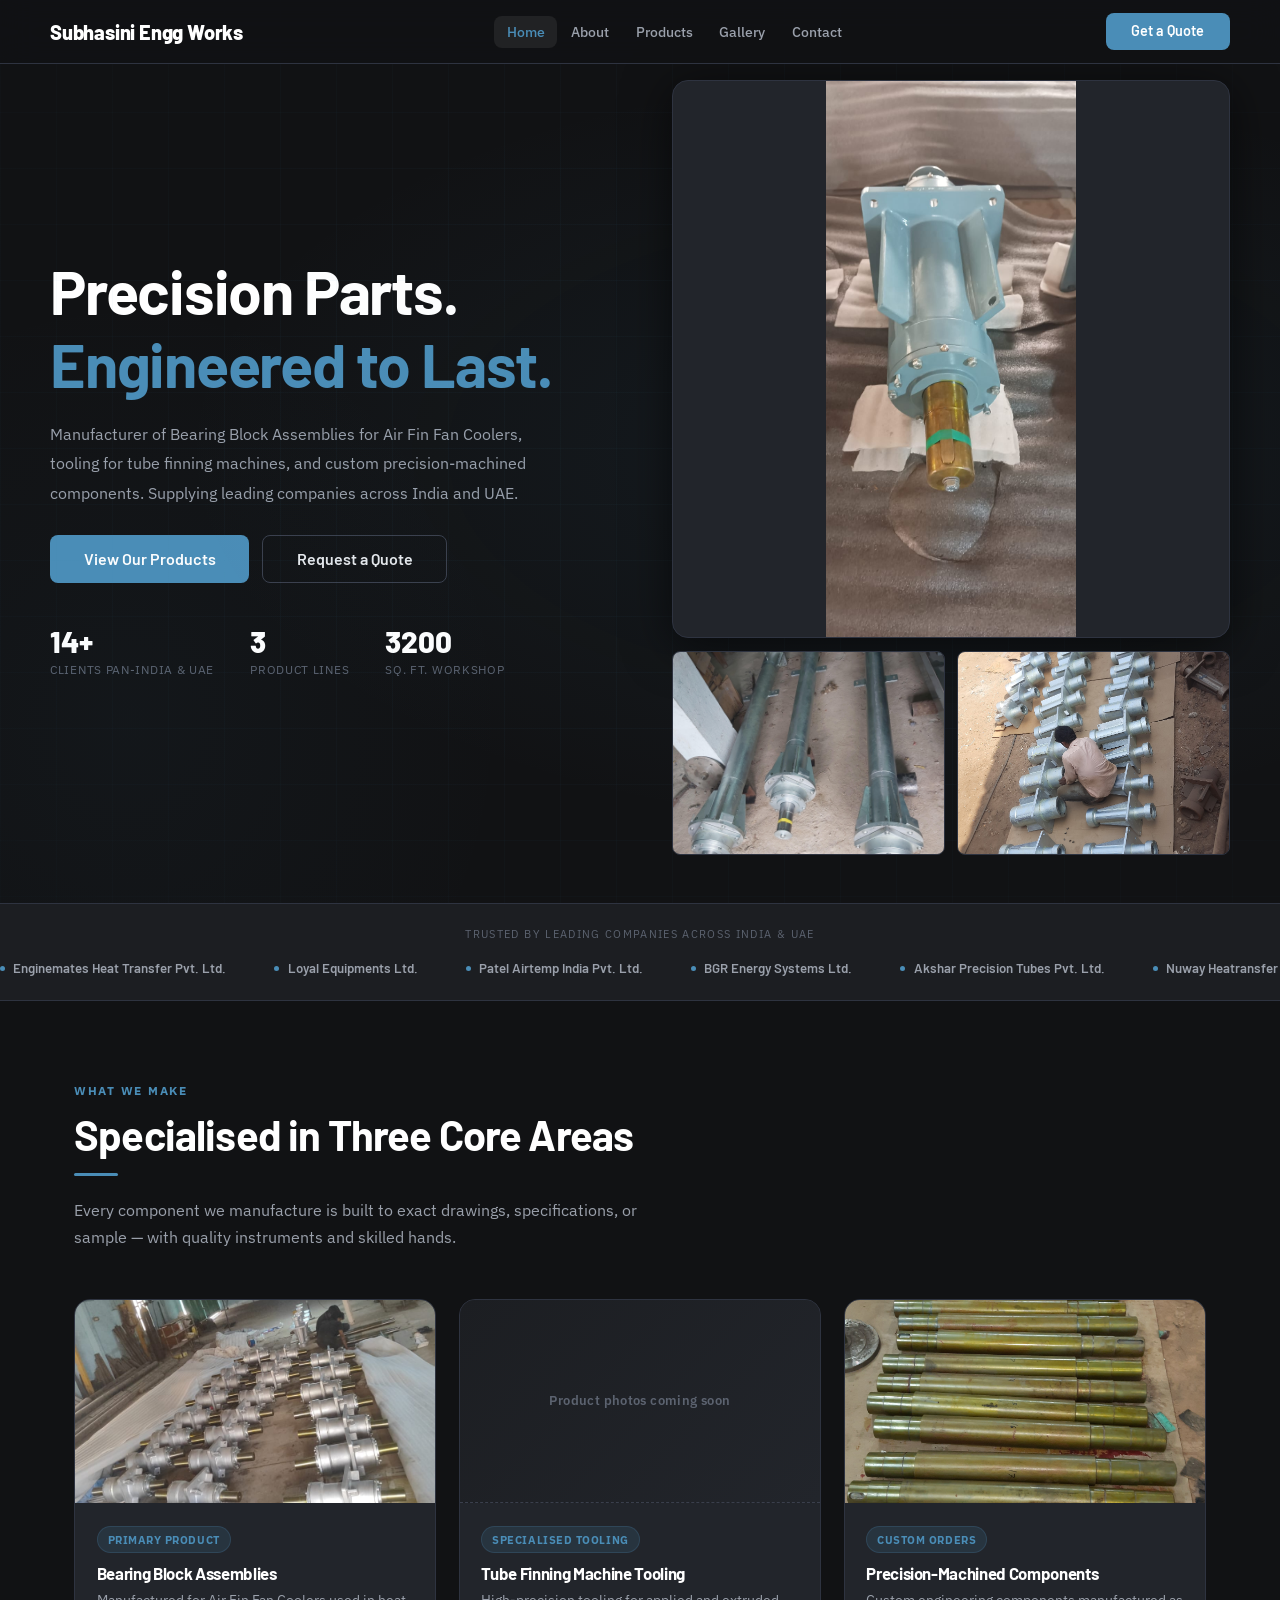
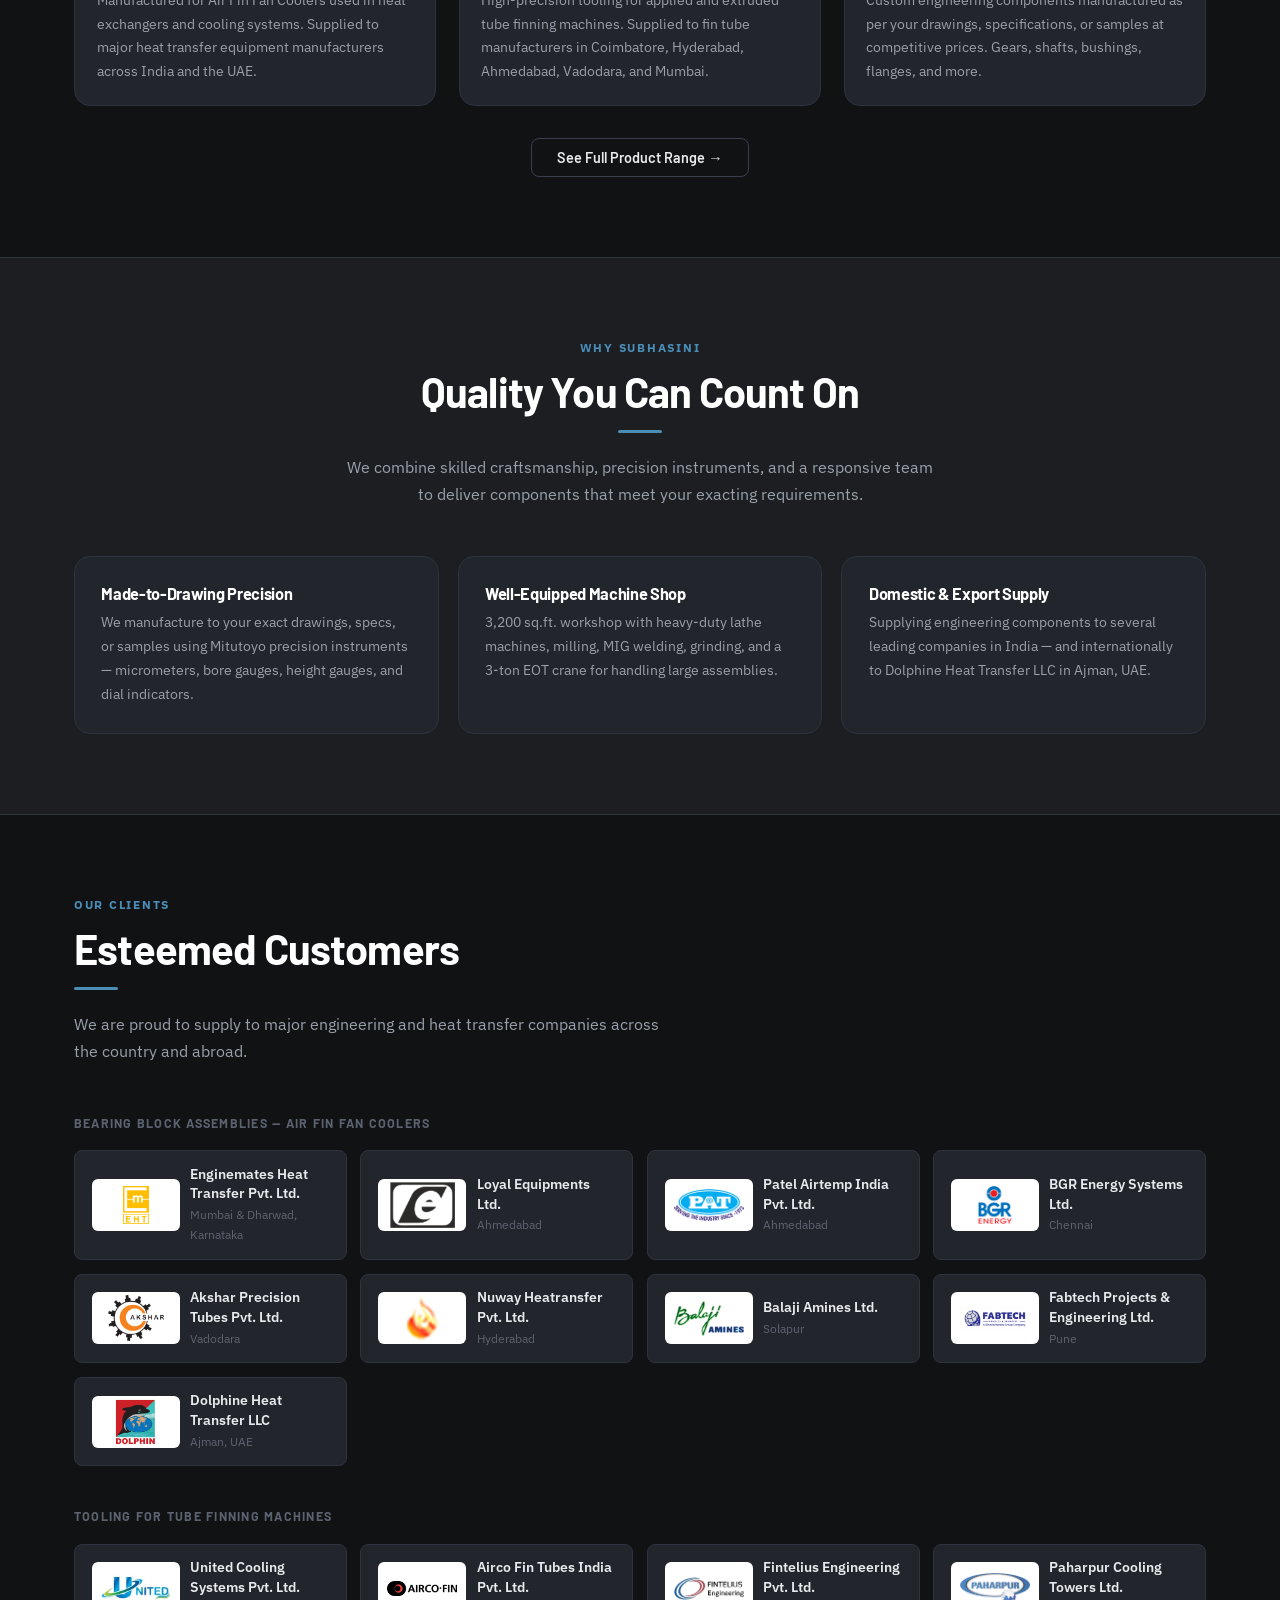
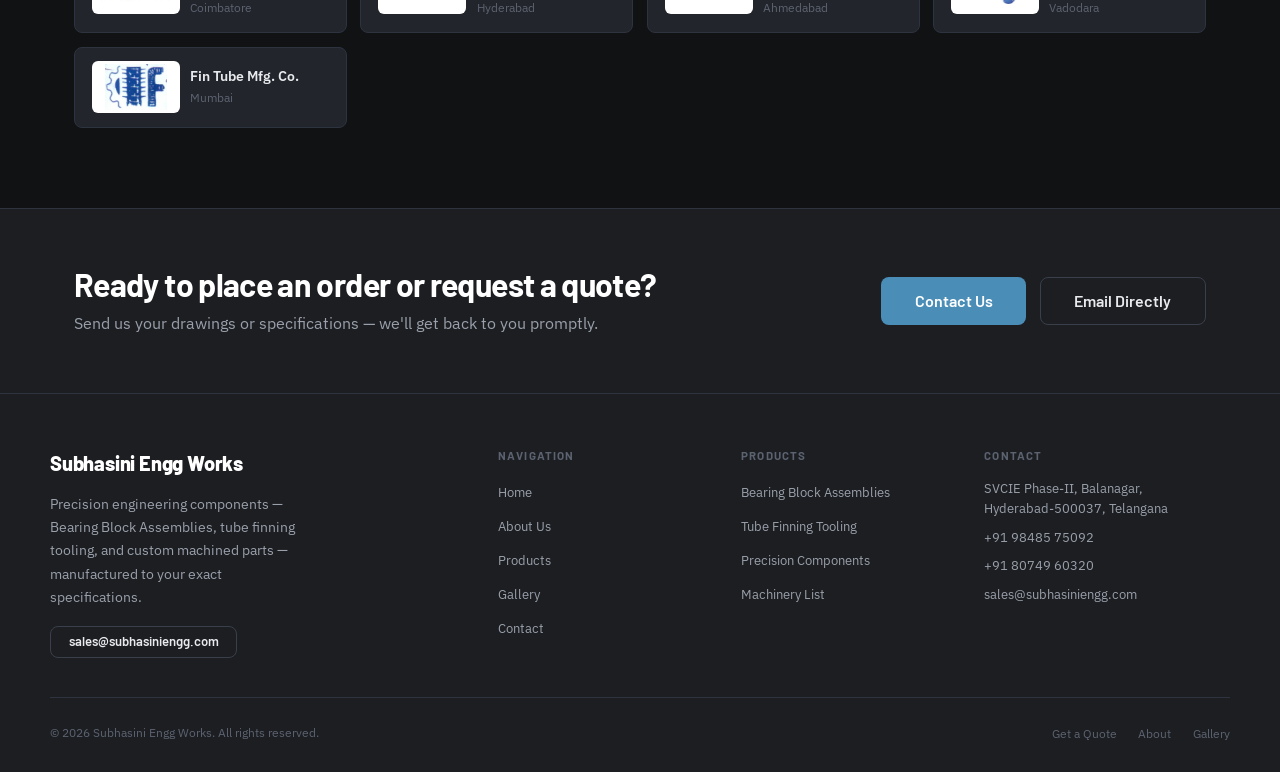
<file: index.html>
<!DOCTYPE html>
<html lang="en">
<head>
  <meta charset="UTF-8" />
  <meta name="viewport" content="width=device-width, initial-scale=1.0" />
  <title>Subhasini Engg Works | Precision Engineering &amp; Spare Parts</title>
  <meta name="description" content="Subhasini Engg Works manufactures Bearing Block Assemblies for Air Fin Fan Coolers, tooling for tube finning machines, and precision-machined components. Based in Hyderabad, supplying to leading companies across India and UAE." />
  <link rel="preconnect" href="https://fonts.googleapis.com" />
  <link rel="preconnect" href="https://fonts.gstatic.com" crossorigin />
  <link href="https://fonts.googleapis.com/css2?family=Barlow:wght@400;600;700;800;900&family=IBM+Plex+Sans:wght@400;500;600&display=swap" rel="stylesheet" />
  <link rel="stylesheet" href="assets/style.css" />
</head>
<body>

  <!-- NAVBAR -->
  <nav class="navbar" id="navbar">
    <div class="nav-inner">
      <a href="index.html" class="nav-logo">
        <span class="nav-logo-name">Subhasini Engg Works</span>
      </a>
      <ul class="nav-links">
        <li><a href="index.html" class="active">Home</a></li>
        <li><a href="about.html">About</a></li>
        <li><a href="products.html">Products</a></li>
        <li><a href="gallery.html">Gallery</a></li>
        <li><a href="contact.html">Contact</a></li>
      </ul>
      <div class="nav-cta">
        <a href="contact.html" class="btn btn-primary">Get a Quote</a>
        <button class="hamburger" id="hamburger" aria-label="Toggle menu">
          <span></span><span></span><span></span>
        </button>
      </div>
    </div>
  </nav>

  <!-- MOBILE MENU -->
  <div class="mobile-menu" id="mobileMenu">
    <a href="index.html" class="active">Home</a>
    <a href="about.html">About</a>
    <a href="products.html">Products</a>
    <a href="gallery.html">Gallery</a>
    <a href="contact.html">Contact</a>
    <a href="contact.html" class="btn btn-primary">Get a Quote</a>
  </div>

  <!-- HERO -->
  <section class="hero">
    <div class="hero-bg"></div>
    <div class="hero-grid-overlay"></div>
    <div class="hero-inner">
      <div class="hero-content">
        <h1 class="hero-title">
          Precision Parts.<br>
          <span class="highlight">Engineered to Last.</span>
        </h1>
        <p class="hero-desc">
          Manufacturer of Bearing Block Assemblies for Air Fin Fan Coolers, tooling for tube finning machines, and custom precision-machined components. Supplying leading companies across India and UAE.
        </p>
        <div class="hero-actions">
          <a href="products.html" class="btn btn-primary btn-lg">View Our Products</a>
          <a href="contact.html" class="btn btn-outline btn-lg">Request a Quote</a>
        </div>
        <div class="hero-stats">
          <div class="stat-item">
            <div class="stat-value">14+</div>
            <div class="stat-label">Clients Pan-India &amp; UAE</div>
          </div>
          <div class="stat-item">
            <div class="stat-value">3</div>
            <div class="stat-label">Product Lines</div>
          </div>
          <div class="stat-item">
            <div class="stat-value">3200</div>
            <div class="stat-label">Sq. Ft. Workshop</div>
          </div>
        </div>
      </div>
      <div class="hero-visual">
        <div class="hero-img-main">
          <img src="assets/images/116.jpeg" alt="Finished bearing block assembly with brass shaft, painted housing and mounting flange" loading="eager" />
        </div>
        <div class="hero-img-grid">
          <div class="hero-img-thumb">
            <img src="assets/images/110.jpg" alt="Finished shaft and gearbox assembly in the workshop" loading="lazy" />
          </div>
          <div class="hero-img-thumb">
            <img src="assets/images/109.jpeg" alt="Batch of bearing block housings in production" loading="lazy" />
          </div>
        </div>
      </div>
    </div>
  </section>

  <!-- CLIENT TICKER -->
  <div class="clients-bar">
    <div class="clients-bar-label">Trusted by leading companies across India &amp; UAE</div>
    <div class="ticker-wrap">
      <div class="ticker">
        <!-- doubled for seamless loop -->
        <div class="ticker-item">Enginemates Heat Transfer Pvt. Ltd.</div>
        <div class="ticker-item">Loyal Equipments Ltd.</div>
        <div class="ticker-item">Patel Airtemp India Pvt. Ltd.</div>
        <div class="ticker-item">BGR Energy Systems Ltd.</div>
        <div class="ticker-item">Akshar Precision Tubes Pvt. Ltd.</div>
        <div class="ticker-item">Nuway Heatransfer Pvt. Ltd.</div>
        <div class="ticker-item">Balaji Amines Ltd.</div>
        <div class="ticker-item">Fabtech Projects &amp; Engineering Ltd.</div>
        <div class="ticker-item">Dolphine Heat Transfer LLC, UAE</div>
        <div class="ticker-item">United Cooling Systems Pvt. Ltd.</div>
        <div class="ticker-item">Airco Fin Tubes India Pvt. Ltd.</div>
        <div class="ticker-item">Fintelius Engineering Pvt. Ltd.</div>
        <div class="ticker-item">Paharpur Cooling Towers Ltd.</div>
        <div class="ticker-item">Fin Tube Mfg. Co.</div>
        <!-- duplicate for loop -->
        <div class="ticker-item">Enginemates Heat Transfer Pvt. Ltd.</div>
        <div class="ticker-item">Loyal Equipments Ltd.</div>
        <div class="ticker-item">Patel Airtemp India Pvt. Ltd.</div>
        <div class="ticker-item">BGR Energy Systems Ltd.</div>
        <div class="ticker-item">Akshar Precision Tubes Pvt. Ltd.</div>
        <div class="ticker-item">Nuway Heatransfer Pvt. Ltd.</div>
        <div class="ticker-item">Balaji Amines Ltd.</div>
        <div class="ticker-item">Fabtech Projects &amp; Engineering Ltd.</div>
        <div class="ticker-item">Dolphine Heat Transfer LLC, UAE</div>
        <div class="ticker-item">United Cooling Systems Pvt. Ltd.</div>
        <div class="ticker-item">Airco Fin Tubes India Pvt. Ltd.</div>
        <div class="ticker-item">Fintelius Engineering Pvt. Ltd.</div>
        <div class="ticker-item">Paharpur Cooling Towers Ltd.</div>
        <div class="ticker-item">Fin Tube Mfg. Co.</div>
      </div>
    </div>
  </div>

  <!-- WHAT WE DO -->
  <section class="section">
    <div class="container">
      <div class="section-header fade-up">
        <span class="section-label">What We Make</span>
        <h2 class="section-title">Specialised in Three Core Areas</h2>
        <div class="divider"></div>
        <p class="section-subtitle">
          Every component we manufacture is built to exact drawings, specifications, or sample — with quality instruments and skilled hands.
        </p>
      </div>
      <div class="products-grid">
        <div class="product-card fade-up fade-up-delay-1">
          <div class="product-card-img">
            <img src="assets/images/101.jpeg" alt="Bearing Block Assembly for Air Fin Fan Cooler" loading="lazy" />
          </div>
          <div class="product-card-body">
            <span class="product-tag">Primary Product</span>
            <h3>Bearing Block Assemblies</h3>
            <p>Manufactured for Air Fin Fan Coolers used in heat exchangers and cooling systems. Supplied to major heat transfer equipment manufacturers across India and the UAE.</p>
          </div>
        </div>
        <div class="product-card fade-up fade-up-delay-2">
          <div class="product-card-img" style="display:flex;align-items:center;justify-content:center;background:linear-gradient(135deg,var(--bg-secondary),var(--bg-card));border-bottom:1px dashed var(--border-light)">
            <div style="text-align:center;color:var(--text-muted);padding:1.5rem">
              <div style="font-size:.82rem;font-weight:600;letter-spacing:.03em">Product photos coming soon</div>
            </div>
          </div>
          <div class="product-card-body">
            <span class="product-tag">Specialised Tooling</span>
            <h3>Tube Finning Machine Tooling</h3>
            <p>High-precision tooling for applied and extruded tube finning machines. Supplied to fin tube manufacturers in Coimbatore, Hyderabad, Ahmedabad, Vadodara, and Mumbai.</p>
          </div>
        </div>
        <div class="product-card fade-up fade-up-delay-3">
          <div class="product-card-img">
            <img src="assets/images/106.jpg" alt="Custom precision-machined shafts with dimensional markings" loading="lazy" />
          </div>
          <div class="product-card-body">
            <span class="product-tag">Custom Orders</span>
            <h3>Precision-Machined Components</h3>
            <p>Custom engineering components manufactured as per your drawings, specifications, or samples at competitive prices. Gears, shafts, bushings, flanges, and more.</p>
          </div>
        </div>
      </div>
      <div style="margin-top:2rem;text-align:center">
        <a href="products.html" class="btn btn-outline">See Full Product Range &rarr;</a>
      </div>
    </div>
  </section>

  <!-- WHY CHOOSE US -->
  <section class="section" style="background:var(--bg-secondary);border-top:1px solid var(--border);border-bottom:1px solid var(--border)">
    <div class="container">
      <div class="section-header text-center fade-up">
        <span class="section-label">Why Subhasini</span>
        <h2 class="section-title">Quality You Can Count On</h2>
        <div class="divider"></div>
        <p class="section-subtitle">We combine skilled craftsmanship, precision instruments, and a responsive team to deliver components that meet your exacting requirements.</p>
      </div>
      <div class="features-grid">
        <div class="card fade-up fade-up-delay-1">
          <h3>Made-to-Drawing Precision</h3>
          <p>We manufacture to your exact drawings, specs, or samples using Mitutoyo precision instruments — micrometers, bore gauges, height gauges, and dial indicators.</p>
        </div>
        <div class="card fade-up fade-up-delay-2">
          <h3>Well-Equipped Machine Shop</h3>
          <p>3,200 sq.ft. workshop with heavy-duty lathe machines, milling, MIG welding, grinding, and a 3-ton EOT crane for handling large assemblies.</p>
        </div>
        <div class="card fade-up fade-up-delay-4">
          <h3>Domestic &amp; Export Supply</h3>
          <p>Supplying engineering components to several leading companies in India — and internationally to Dolphine Heat Transfer LLC in Ajman, UAE.</p>
        </div>
      </div>
    </div>
  </section>

  <!-- CLIENTS SNAPSHOT -->
  <section class="section">
    <div class="container">
      <div class="section-header fade-up">
        <span class="section-label">Our Clients</span>
        <h2 class="section-title">Esteemed Customers</h2>
        <div class="divider"></div>
        <p class="section-subtitle">We are proud to supply to major engineering and heat transfer companies across the country and abroad.</p>
      </div>

      <p style="font-family:var(--font-head);font-size:.78rem;font-weight:700;letter-spacing:.1em;text-transform:uppercase;color:var(--text-muted);margin-bottom:1rem" class="fade-up">
        Bearing Block Assemblies — Air Fin Fan Coolers
      </p>
      <div class="clients-grid fade-up">
        <div class="client-card"><div class="client-logo"><img src="assets/images/clients/enginemates.png" alt="" loading="lazy"></div><div><div class="client-name">Enginemates Heat Transfer Pvt. Ltd.</div><div class="client-city">Mumbai &amp; Dharwad, Karnataka</div></div></div>
        <div class="client-card"><div class="client-logo tight"><img src="assets/images/clients/loyal.png" alt="" loading="lazy"></div><div><div class="client-name">Loyal Equipments Ltd.</div><div class="client-city">Ahmedabad</div></div></div>
        <div class="client-card"><div class="client-logo"><img src="assets/images/clients/patel.png" alt="" loading="lazy"></div><div><div class="client-name">Patel Airtemp India Pvt. Ltd.</div><div class="client-city">Ahmedabad</div></div></div>
        <div class="client-card"><div class="client-logo"><img src="assets/images/clients/bgr.png" alt="" loading="lazy"></div><div><div class="client-name">BGR Energy Systems Ltd.</div><div class="client-city">Chennai</div></div></div>
        <div class="client-card"><div class="client-logo tight"><img src="assets/images/clients/akshar.png" alt="" loading="lazy"></div><div><div class="client-name">Akshar Precision Tubes Pvt. Ltd.</div><div class="client-city">Vadodara</div></div></div>
        <div class="client-card"><div class="client-logo tight"><img src="assets/images/clients/nuway.png" alt="" loading="lazy"></div><div><div class="client-name">Nuway Heatransfer Pvt. Ltd.</div><div class="client-city">Hyderabad</div></div></div>
        <div class="client-card"><div class="client-logo"><img src="assets/images/clients/balaji.png" alt="" loading="lazy"></div><div><div class="client-name">Balaji Amines Ltd.</div><div class="client-city">Solapur</div></div></div>
        <div class="client-card"><div class="client-logo"><img src="assets/images/clients/fabtech.png" alt="" loading="lazy"></div><div><div class="client-name">Fabtech Projects &amp; Engineering Ltd.</div><div class="client-city">Pune</div></div></div>
        <div class="client-card"><div class="client-logo tight"><img src="assets/images/clients/dolphin.png" alt="" loading="lazy"></div><div><div class="client-name">Dolphine Heat Transfer LLC</div><div class="client-city">Ajman, UAE</div></div></div>
      </div>

      <p style="font-family:var(--font-head);font-size:.78rem;font-weight:700;letter-spacing:.1em;text-transform:uppercase;color:var(--text-muted);margin:2.5rem 0 1rem" class="fade-up">
        Tooling for Tube Finning Machines
      </p>
      <div class="clients-grid fade-up">
        <div class="client-card"><div class="client-logo"><img src="assets/images/clients/united.png" alt="" loading="lazy"></div><div><div class="client-name">United Cooling Systems Pvt. Ltd.</div><div class="client-city">Coimbatore</div></div></div>
        <div class="client-card"><div class="client-logo"><img src="assets/images/clients/airco.png" alt="" loading="lazy"></div><div><div class="client-name">Airco Fin Tubes India Pvt. Ltd.</div><div class="client-city">Hyderabad</div></div></div>
        <div class="client-card"><div class="client-logo"><img src="assets/images/clients/fintelius.png" alt="" loading="lazy"></div><div><div class="client-name">Fintelius Engineering Pvt. Ltd.</div><div class="client-city">Ahmedabad</div></div></div>
        <div class="client-card"><div class="client-logo"><img src="assets/images/clients/paharpur.png" alt="" loading="lazy"></div><div><div class="client-name">Paharpur Cooling Towers Ltd.</div><div class="client-city">Vadodara</div></div></div>
        <div class="client-card"><div class="client-logo tight"><img src="assets/images/clients/fintubemfg.png" alt="" loading="lazy"></div><div><div class="client-name">Fin Tube Mfg. Co.</div><div class="client-city">Mumbai</div></div></div>
      </div>
    </div>
  </section>

  <!-- CTA BAND -->
  <section class="section" style="padding:3.5rem 0;background:var(--bg-secondary);border-top:1px solid var(--border)">
    <div class="container">
      <div style="display:flex;align-items:center;justify-content:space-between;flex-wrap:wrap;gap:2rem" class="fade-up">
        <div>
          <h2 style="font-size:clamp(1.5rem,3vw,2rem);margin-bottom:.4rem">Ready to place an order or request a quote?</h2>
          <p>Send us your drawings or specifications — we'll get back to you promptly.</p>
        </div>
        <div style="display:flex;gap:.85rem;flex-wrap:wrap">
          <a href="contact.html" class="btn btn-primary btn-lg">Contact Us</a>
          <a href="#" data-email-user="sales" data-email-domain="subhasiniengg.com" class="btn btn-outline btn-lg">Email Directly</a>
        </div>
      </div>
    </div>
  </section>

  <!-- FOOTER -->
  <footer class="footer">
    <div class="footer-inner">
      <div class="footer-top">
        <div class="footer-brand">
          <a href="index.html" class="nav-logo" style="margin-bottom:.2rem">
            <span class="nav-logo-name">Subhasini Engg Works</span>
          </a>
          <p>Precision engineering components — Bearing Block Assemblies, tube finning tooling, and custom machined parts — manufactured to your exact specifications.</p>
          <a href="#" data-email-user="sales" data-email-domain="subhasiniengg.com" data-email-fill class="btn btn-outline" style="font-size:.82rem;padding:.55rem 1.1rem">Email Us</a>
        </div>
        <div>
          <div class="footer-heading">Navigation</div>
          <ul class="footer-links">
            <li><a href="index.html">Home</a></li>
            <li><a href="about.html">About Us</a></li>
            <li><a href="products.html">Products</a></li>
            <li><a href="gallery.html">Gallery</a></li>
            <li><a href="contact.html">Contact</a></li>
          </ul>
        </div>
        <div>
          <div class="footer-heading">Products</div>
          <ul class="footer-links">
            <li><a href="products.html#bearing-blocks">Bearing Block Assemblies</a></li>
            <li><a href="products.html#tube-finning">Tube Finning Tooling</a></li>
            <li><a href="products.html#precision">Precision Components</a></li>
            <li><a href="about.html#machinery">Machinery List</a></li>
          </ul>
        </div>
        <div>
          <div class="footer-heading">Contact</div>
          <div class="footer-contact-item">SVCIE Phase-II, Balanagar,<br>Hyderabad-500037, Telangana</div>
          <div class="footer-contact-item"><a href="tel:+919848575092">+91 98485 75092</a></div>
          <div class="footer-contact-item"><a href="tel:+918074960320">+91 80749 60320</a></div>
          <div class="footer-contact-item"><a href="#" data-email-user="sales" data-email-domain="subhasiniengg.com" data-email-fill>Email Us</a></div>
        </div>
      </div>
      <div class="footer-bottom">
        <div class="footer-copy">&copy; 2026 Subhasini Engg Works. All rights reserved.</div>
        <ul class="footer-bottom-links">
          <li><a href="contact.html">Get a Quote</a></li>
          <li><a href="about.html">About</a></li>
          <li><a href="gallery.html">Gallery</a></li>
        </ul>
      </div>
    </div>
  </footer>

  <script src="assets/script.js"></script>
</body>
</html>
</file>
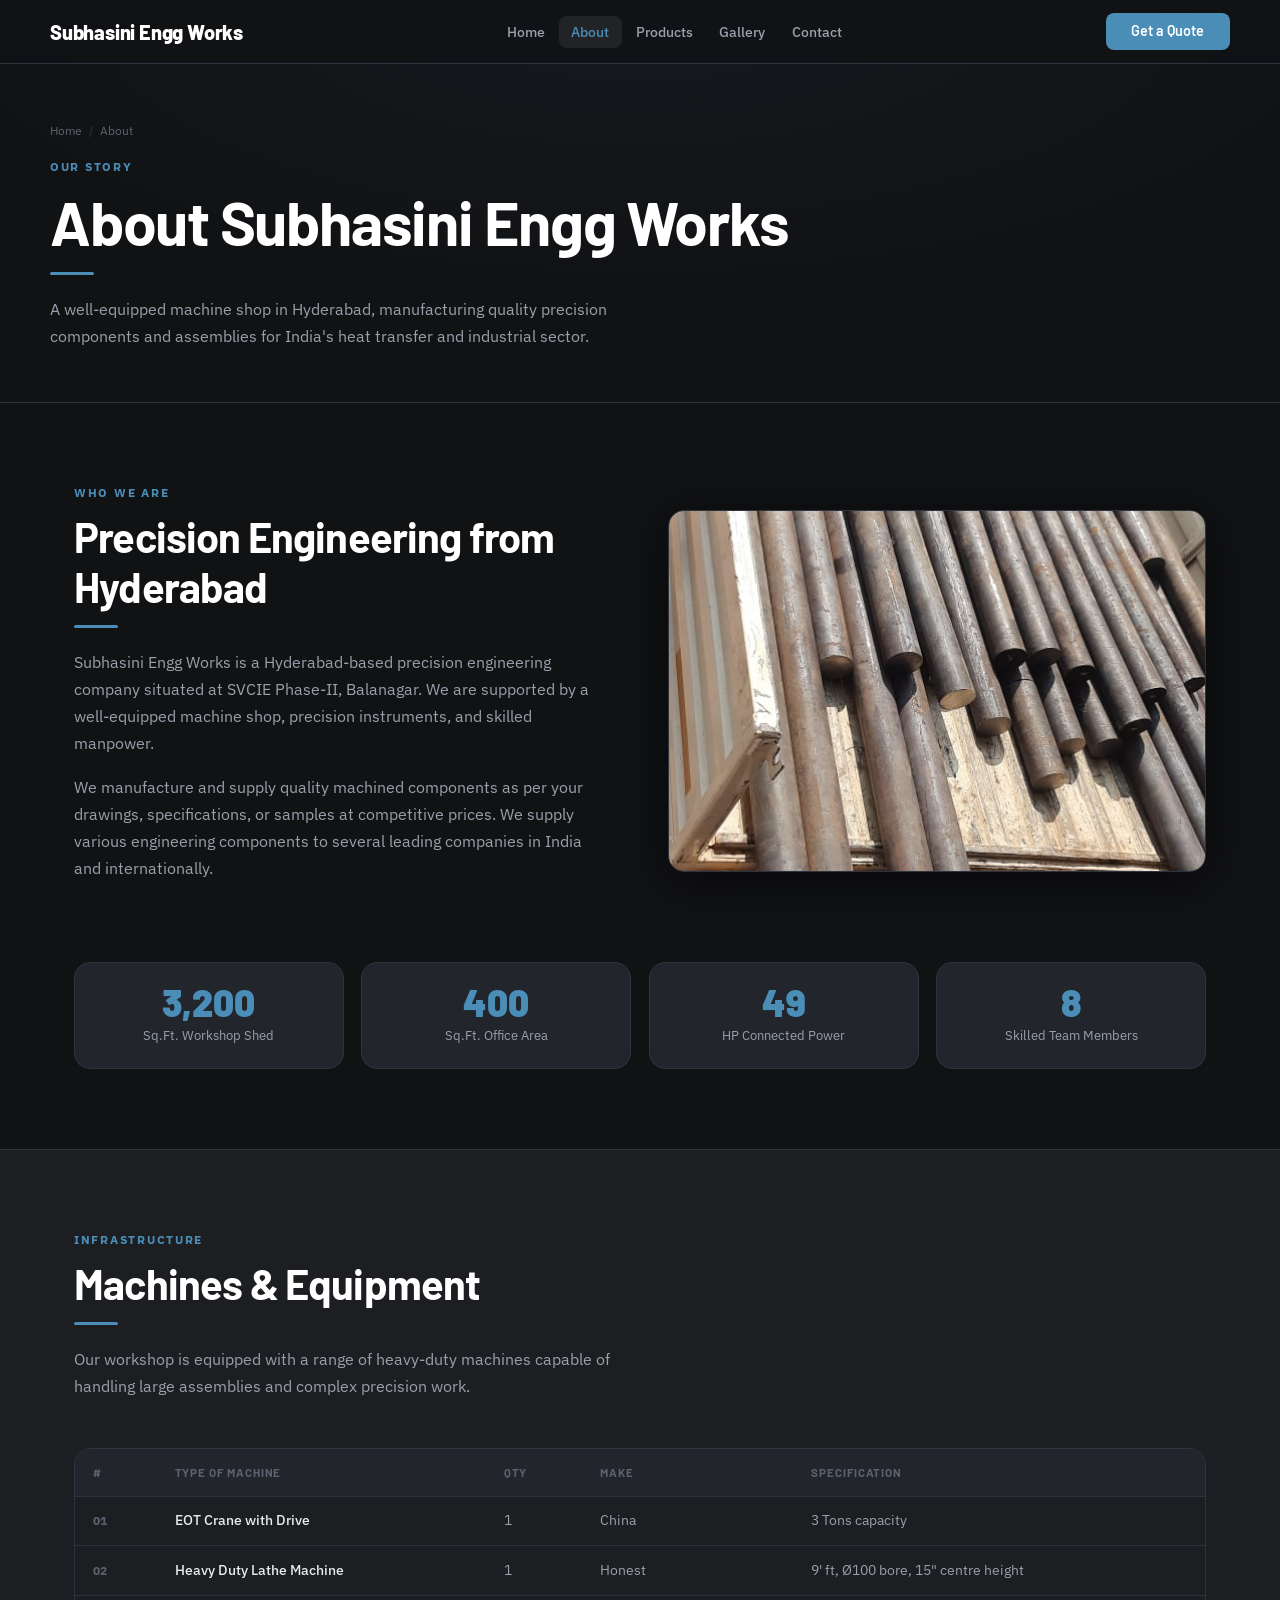
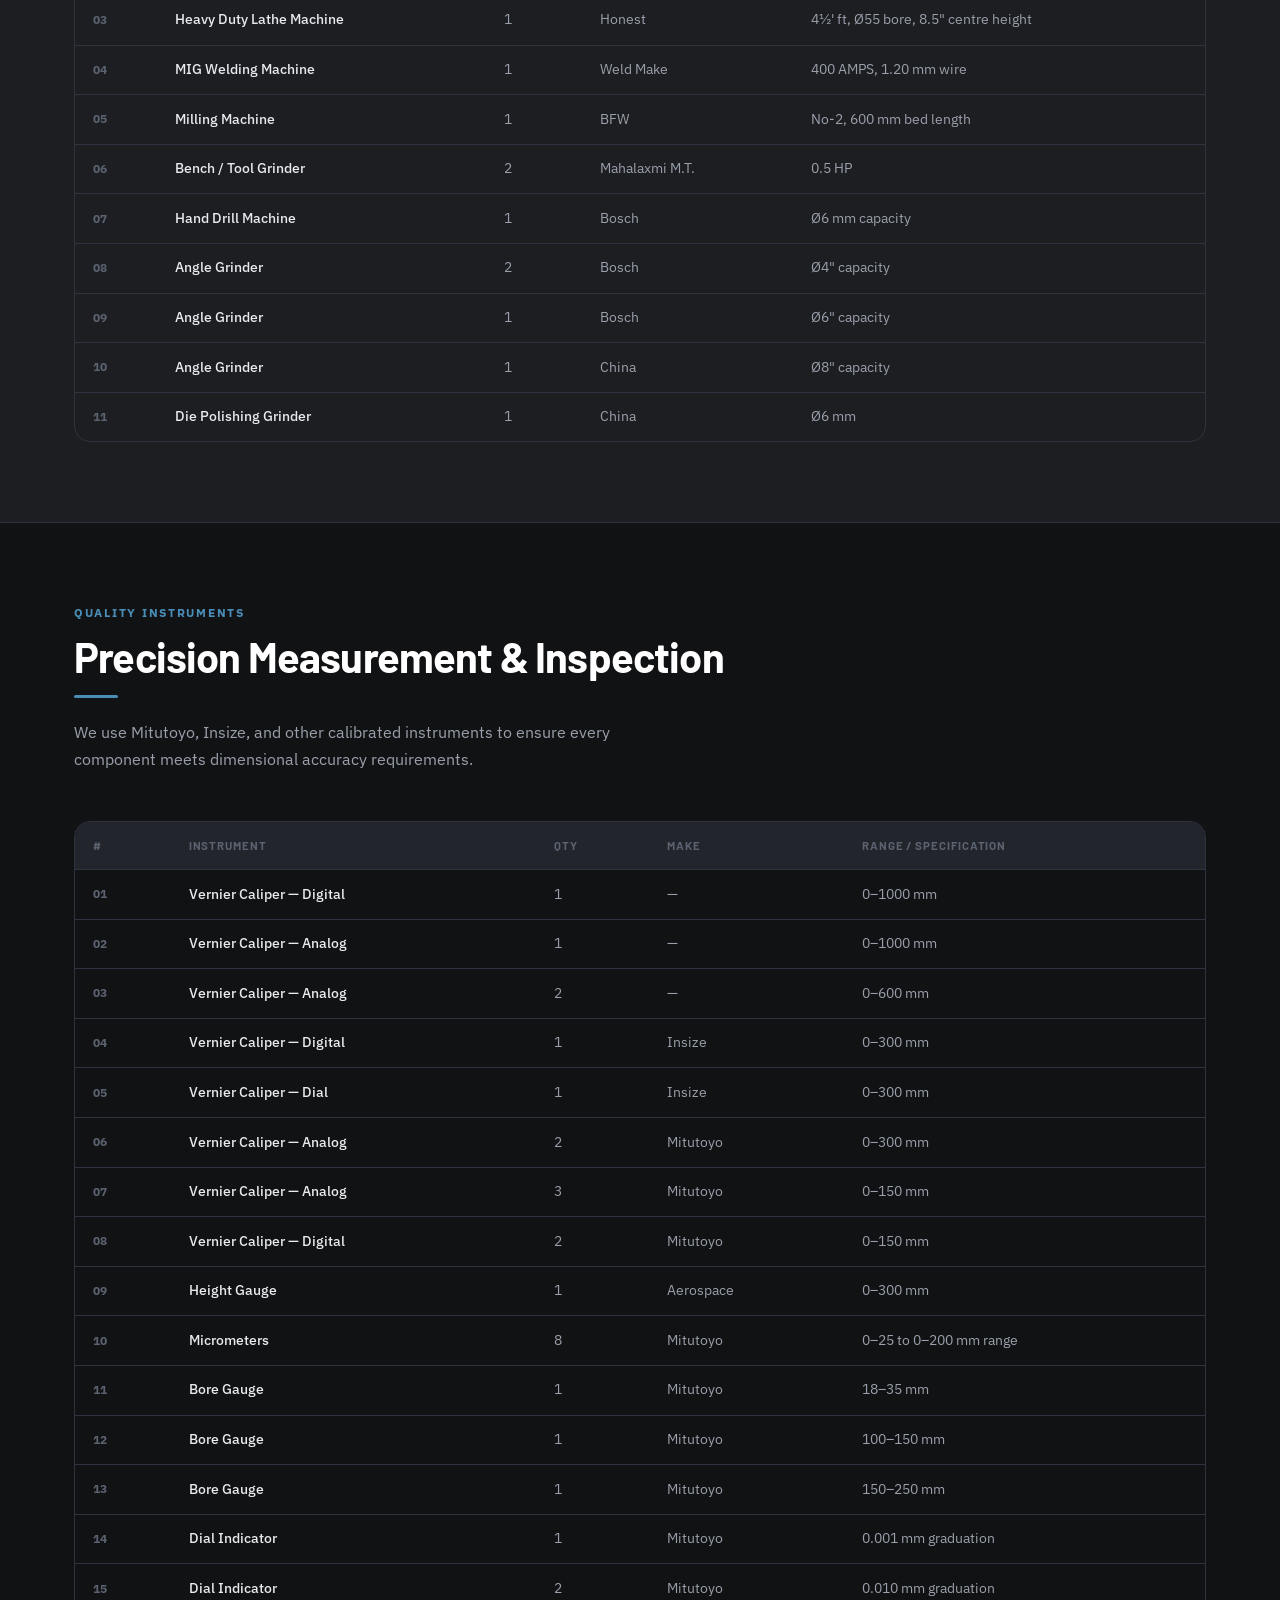
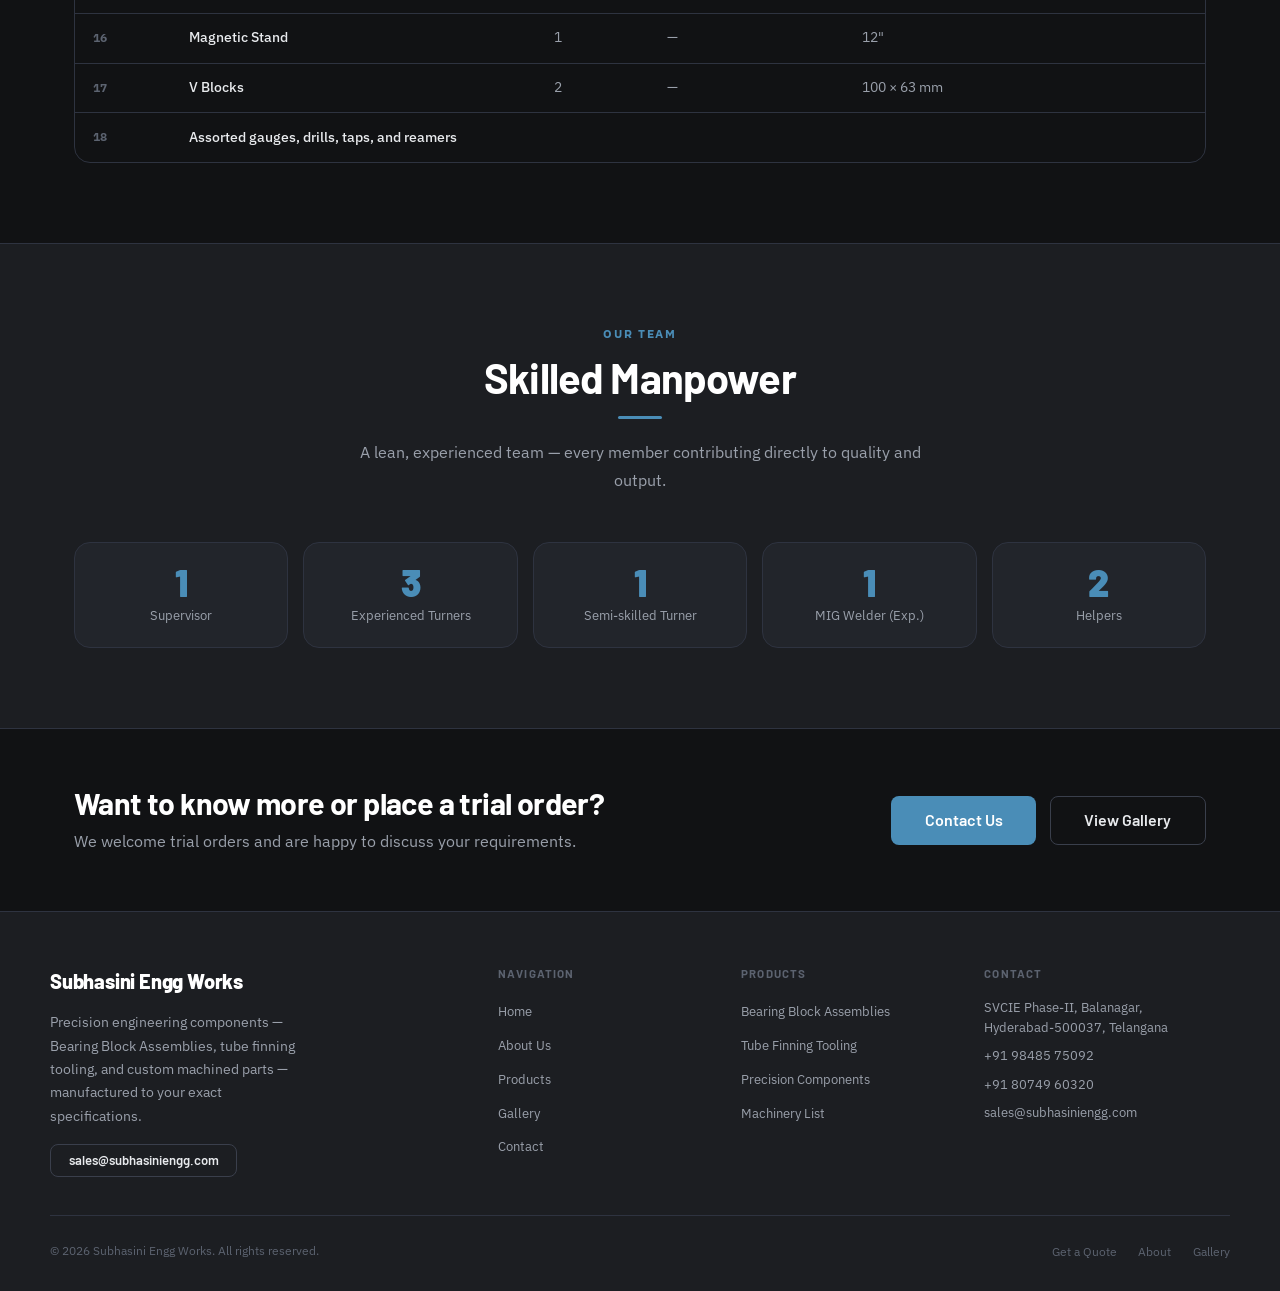
<file: about.html>
<!DOCTYPE html>
<html lang="en">
<head>
  <meta charset="UTF-8" />
  <meta name="viewport" content="width=device-width, initial-scale=1.0" />
  <title>About Us | Subhasini Engg Works</title>
  <meta name="description" content="Learn about Subhasini Engg Works — our facilities, machinery, skilled team, and the precision components we supply to leading Indian companies." />
  <link rel="preconnect" href="https://fonts.googleapis.com" />
  <link rel="preconnect" href="https://fonts.gstatic.com" crossorigin />
  <link href="https://fonts.googleapis.com/css2?family=Barlow:wght@400;600;700;800;900&family=IBM+Plex+Sans:wght@400;500;600&display=swap" rel="stylesheet" />
  <link rel="stylesheet" href="assets/style.css" />
</head>
<body>

  <nav class="navbar" id="navbar">
    <div class="nav-inner">
      <a href="index.html" class="nav-logo">
        <span class="nav-logo-name">Subhasini Engg Works</span>
      </a>
      <ul class="nav-links">
        <li><a href="index.html">Home</a></li>
        <li><a href="about.html" class="active">About</a></li>
        <li><a href="products.html">Products</a></li>
        <li><a href="gallery.html">Gallery</a></li>
        <li><a href="contact.html">Contact</a></li>
      </ul>
      <div class="nav-cta">
        <a href="contact.html" class="btn btn-primary">Get a Quote</a>
        <button class="hamburger" id="hamburger" aria-label="Toggle menu">
          <span></span><span></span><span></span>
        </button>
      </div>
    </div>
  </nav>
  <div class="mobile-menu" id="mobileMenu">
    <a href="index.html">Home</a>
    <a href="about.html" class="active">About</a>
    <a href="products.html">Products</a>
    <a href="gallery.html">Gallery</a>
    <a href="contact.html">Contact</a>
    <a href="contact.html" class="btn btn-primary">Get a Quote</a>
  </div>

  <!-- PAGE HERO -->
  <section class="page-hero">
    <div class="page-hero-bg"></div>
    <div class="page-hero-inner">
      <div class="breadcrumb">
        <a href="index.html">Home</a>
        <span class="breadcrumb-sep">/</span>
        <span>About</span>
      </div>
      <span class="section-label">Our Story</span>
      <h1>About Subhasini Engg Works</h1>
      <div class="divider"></div>
      <p class="section-subtitle">A well-equipped machine shop in Hyderabad, manufacturing quality precision components and assemblies for India's heat transfer and industrial sector.</p>
    </div>
  </section>

  <!-- INTRO -->
  <section class="section">
    <div class="container">
      <div style="display:grid;grid-template-columns:1fr 1fr;gap:3.5rem;align-items:center" class="fade-up">
        <div>
          <span class="section-label">Who We Are</span>
          <h2 class="section-title">Precision Engineering from Hyderabad</h2>
          <div class="divider"></div>
          <p style="margin-bottom:1rem">Subhasini Engg Works is a Hyderabad-based precision engineering company situated at SVCIE Phase-II, Balanagar. We are supported by a well-equipped machine shop, precision instruments, and skilled manpower.</p>
          <p style="margin-bottom:1rem">We manufacture and supply quality machined components as per your drawings, specifications, or samples at competitive prices. We supply various engineering components to several leading companies in India and internationally.</p>
        </div>
        <div style="border-radius:var(--radius-lg);overflow:hidden;border:1px solid var(--border);box-shadow:var(--shadow-lg)">
          <img src="assets/images/113.jpeg" alt="Subhasini Engg Works workshop" style="width:100%;height:360px;object-fit:cover" loading="lazy" />
        </div>
      </div>

      <!-- Facility stats -->
      <div style="display:grid;grid-template-columns:repeat(4,1fr);gap:1.1rem;margin-top:4rem" class="fade-up">
        <div class="manpower-card">
          <div class="count">3,200</div>
          <div class="role">Sq.Ft. Workshop Shed</div>
        </div>
        <div class="manpower-card">
          <div class="count">400</div>
          <div class="role">Sq.Ft. Office Area</div>
        </div>
        <div class="manpower-card">
          <div class="count">49</div>
          <div class="role">HP Connected Power</div>
        </div>
        <div class="manpower-card">
          <div class="count">8</div>
          <div class="role">Skilled Team Members</div>
        </div>
      </div>
    </div>
  </section>

  <!-- MACHINERY LIST -->
  <section class="section" id="machinery" style="background:var(--bg-secondary);border-top:1px solid var(--border);border-bottom:1px solid var(--border)">
    <div class="container">
      <div class="section-header fade-up">
        <span class="section-label">Infrastructure</span>
        <h2 class="section-title">Machines &amp; Equipment</h2>
        <div class="divider"></div>
        <p class="section-subtitle">Our workshop is equipped with a range of heavy-duty machines capable of handling large assemblies and complex precision work.</p>
      </div>
      <div class="table-wrap fade-up">
        <table>
          <thead>
            <tr>
              <th>#</th>
              <th>Type of Machine</th>
              <th>Qty</th>
              <th>Make</th>
              <th>Specification</th>
            </tr>
          </thead>
          <tbody>
            <tr><td>01</td><td>EOT Crane with Drive</td><td>1</td><td>China</td><td>3 Tons capacity</td></tr>
            <tr><td>02</td><td>Heavy Duty Lathe Machine</td><td>1</td><td>Honest</td><td>9&apos; ft, Ø100 bore, 15&quot; centre height</td></tr>
            <tr><td>03</td><td>Heavy Duty Lathe Machine</td><td>1</td><td>Honest</td><td>4½&apos; ft, Ø55 bore, 8.5&quot; centre height</td></tr>
            <tr><td>04</td><td>MIG Welding Machine</td><td>1</td><td>Weld Make</td><td>400 AMPS, 1.20 mm wire</td></tr>
            <tr><td>05</td><td>Milling Machine</td><td>1</td><td>BFW</td><td>No-2, 600 mm bed length</td></tr>
            <tr><td>06</td><td>Bench / Tool Grinder</td><td>2</td><td>Mahalaxmi M.T.</td><td>0.5 HP</td></tr>
            <tr><td>07</td><td>Hand Drill Machine</td><td>1</td><td>Bosch</td><td>Ø6 mm capacity</td></tr>
            <tr><td>08</td><td>Angle Grinder</td><td>2</td><td>Bosch</td><td>Ø4&quot; capacity</td></tr>
            <tr><td>09</td><td>Angle Grinder</td><td>1</td><td>Bosch</td><td>Ø6&quot; capacity</td></tr>
            <tr><td>10</td><td>Angle Grinder</td><td>1</td><td>China</td><td>Ø8&quot; capacity</td></tr>
            <tr><td>11</td><td>Die Polishing Grinder</td><td>1</td><td>China</td><td>Ø6 mm</td></tr>
          </tbody>
        </table>
      </div>
    </div>
  </section>

  <!-- INSTRUMENTS LIST -->
  <section class="section">
    <div class="container">
      <div class="section-header fade-up">
        <span class="section-label">Quality Instruments</span>
        <h2 class="section-title">Precision Measurement &amp; Inspection</h2>
        <div class="divider"></div>
        <p class="section-subtitle">We use Mitutoyo, Insize, and other calibrated instruments to ensure every component meets dimensional accuracy requirements.</p>
      </div>
      <div class="table-wrap fade-up">
        <table>
          <thead>
            <tr>
              <th>#</th>
              <th>Instrument</th>
              <th>Qty</th>
              <th>Make</th>
              <th>Range / Specification</th>
            </tr>
          </thead>
          <tbody>
            <tr><td>01</td><td>Vernier Caliper — Digital</td><td>1</td><td>—</td><td>0–1000 mm</td></tr>
            <tr><td>02</td><td>Vernier Caliper — Analog</td><td>1</td><td>—</td><td>0–1000 mm</td></tr>
            <tr><td>03</td><td>Vernier Caliper — Analog</td><td>2</td><td>—</td><td>0–600 mm</td></tr>
            <tr><td>04</td><td>Vernier Caliper — Digital</td><td>1</td><td>Insize</td><td>0–300 mm</td></tr>
            <tr><td>05</td><td>Vernier Caliper — Dial</td><td>1</td><td>Insize</td><td>0–300 mm</td></tr>
            <tr><td>06</td><td>Vernier Caliper — Analog</td><td>2</td><td>Mitutoyo</td><td>0–300 mm</td></tr>
            <tr><td>07</td><td>Vernier Caliper — Analog</td><td>3</td><td>Mitutoyo</td><td>0–150 mm</td></tr>
            <tr><td>08</td><td>Vernier Caliper — Digital</td><td>2</td><td>Mitutoyo</td><td>0–150 mm</td></tr>
            <tr><td>09</td><td>Height Gauge</td><td>1</td><td>Aerospace</td><td>0–300 mm</td></tr>
            <tr><td>10</td><td>Micrometers</td><td>8</td><td>Mitutoyo</td><td>0–25 to 0–200 mm range</td></tr>
            <tr><td>11</td><td>Bore Gauge</td><td>1</td><td>Mitutoyo</td><td>18–35 mm</td></tr>
            <tr><td>12</td><td>Bore Gauge</td><td>1</td><td>Mitutoyo</td><td>100–150 mm</td></tr>
            <tr><td>13</td><td>Bore Gauge</td><td>1</td><td>Mitutoyo</td><td>150–250 mm</td></tr>
            <tr><td>14</td><td>Dial Indicator</td><td>1</td><td>Mitutoyo</td><td>0.001 mm graduation</td></tr>
            <tr><td>15</td><td>Dial Indicator</td><td>2</td><td>Mitutoyo</td><td>0.010 mm graduation</td></tr>
            <tr><td>16</td><td>Magnetic Stand</td><td>1</td><td>—</td><td>12&quot;</td></tr>
            <tr><td>17</td><td>V Blocks</td><td>2</td><td>—</td><td>100 × 63 mm</td></tr>
            <tr><td>18</td><td colspan="4">Assorted gauges, drills, taps, and reamers</td></tr>
          </tbody>
        </table>
      </div>
    </div>
  </section>

  <!-- MANPOWER -->
  <section class="section" style="background:var(--bg-secondary);border-top:1px solid var(--border);border-bottom:1px solid var(--border)">
    <div class="container">
      <div class="section-header text-center fade-up">
        <span class="section-label">Our Team</span>
        <h2 class="section-title">Skilled Manpower</h2>
        <div class="divider"></div>
        <p class="section-subtitle">A lean, experienced team — every member contributing directly to quality and output.</p>
      </div>
      <div class="manpower-grid fade-up">
        <div class="manpower-card">
          <div class="count">1</div>
          <div class="role">Supervisor</div>
        </div>
        <div class="manpower-card">
          <div class="count">3</div>
          <div class="role">Experienced Turners</div>
        </div>
        <div class="manpower-card">
          <div class="count">1</div>
          <div class="role">Semi-skilled Turner</div>
        </div>
        <div class="manpower-card">
          <div class="count">1</div>
          <div class="role">MIG Welder (Exp.)</div>
        </div>
        <div class="manpower-card">
          <div class="count">2</div>
          <div class="role">Helpers</div>
        </div>
      </div>
    </div>
  </section>

  <!-- CTA -->
  <section class="section" style="padding:3.5rem 0">
    <div class="container">
      <div style="display:flex;align-items:center;justify-content:space-between;flex-wrap:wrap;gap:2rem" class="fade-up">
        <div>
          <h2 style="font-size:clamp(1.4rem,3vw,1.9rem);margin-bottom:.4rem">Want to know more or place a trial order?</h2>
          <p>We welcome trial orders and are happy to discuss your requirements.</p>
        </div>
        <div style="display:flex;gap:.85rem;flex-wrap:wrap">
          <a href="contact.html" class="btn btn-primary btn-lg">Contact Us</a>
          <a href="gallery.html" class="btn btn-outline btn-lg">View Gallery</a>
        </div>
      </div>
    </div>
  </section>

  <!-- FOOTER -->
  <footer class="footer">
    <div class="footer-inner">
      <div class="footer-top">
        <div class="footer-brand">
          <a href="index.html" class="nav-logo" style="margin-bottom:.2rem">
            <span class="nav-logo-name">Subhasini Engg Works</span>
          </a>
          <p>Precision engineering components — Bearing Block Assemblies, tube finning tooling, and custom machined parts — manufactured to your exact specifications.</p>
          <a href="#" data-email-user="sales" data-email-domain="subhasiniengg.com" data-email-fill class="btn btn-outline" style="font-size:.82rem;padding:.55rem 1.1rem">Email Us</a>
        </div>
        <div>
          <div class="footer-heading">Navigation</div>
          <ul class="footer-links">
            <li><a href="index.html">Home</a></li>
            <li><a href="about.html">About Us</a></li>
            <li><a href="products.html">Products</a></li>
            <li><a href="gallery.html">Gallery</a></li>
            <li><a href="contact.html">Contact</a></li>
          </ul>
        </div>
        <div>
          <div class="footer-heading">Products</div>
          <ul class="footer-links">
            <li><a href="products.html#bearing-blocks">Bearing Block Assemblies</a></li>
            <li><a href="products.html#tube-finning">Tube Finning Tooling</a></li>
            <li><a href="products.html#precision">Precision Components</a></li>
            <li><a href="about.html#machinery">Machinery List</a></li>
          </ul>
        </div>
        <div>
          <div class="footer-heading">Contact</div>
          <div class="footer-contact-item">SVCIE Phase-II, Balanagar,<br>Hyderabad-500037, Telangana</div>
          <div class="footer-contact-item"><a href="tel:+919848575092">+91 98485 75092</a></div>
          <div class="footer-contact-item"><a href="tel:+918074960320">+91 80749 60320</a></div>
          <div class="footer-contact-item"><a href="#" data-email-user="sales" data-email-domain="subhasiniengg.com" data-email-fill>Email Us</a></div>
        </div>
      </div>
      <div class="footer-bottom">
        <div class="footer-copy">&copy; 2026 Subhasini Engg Works. All rights reserved.</div>
        <ul class="footer-bottom-links">
          <li><a href="contact.html">Get a Quote</a></li>
          <li><a href="about.html">About</a></li>
          <li><a href="gallery.html">Gallery</a></li>
        </ul>
      </div>
    </div>
  </footer>

  <script src="assets/script.js"></script>
</body>
</html>
</file>
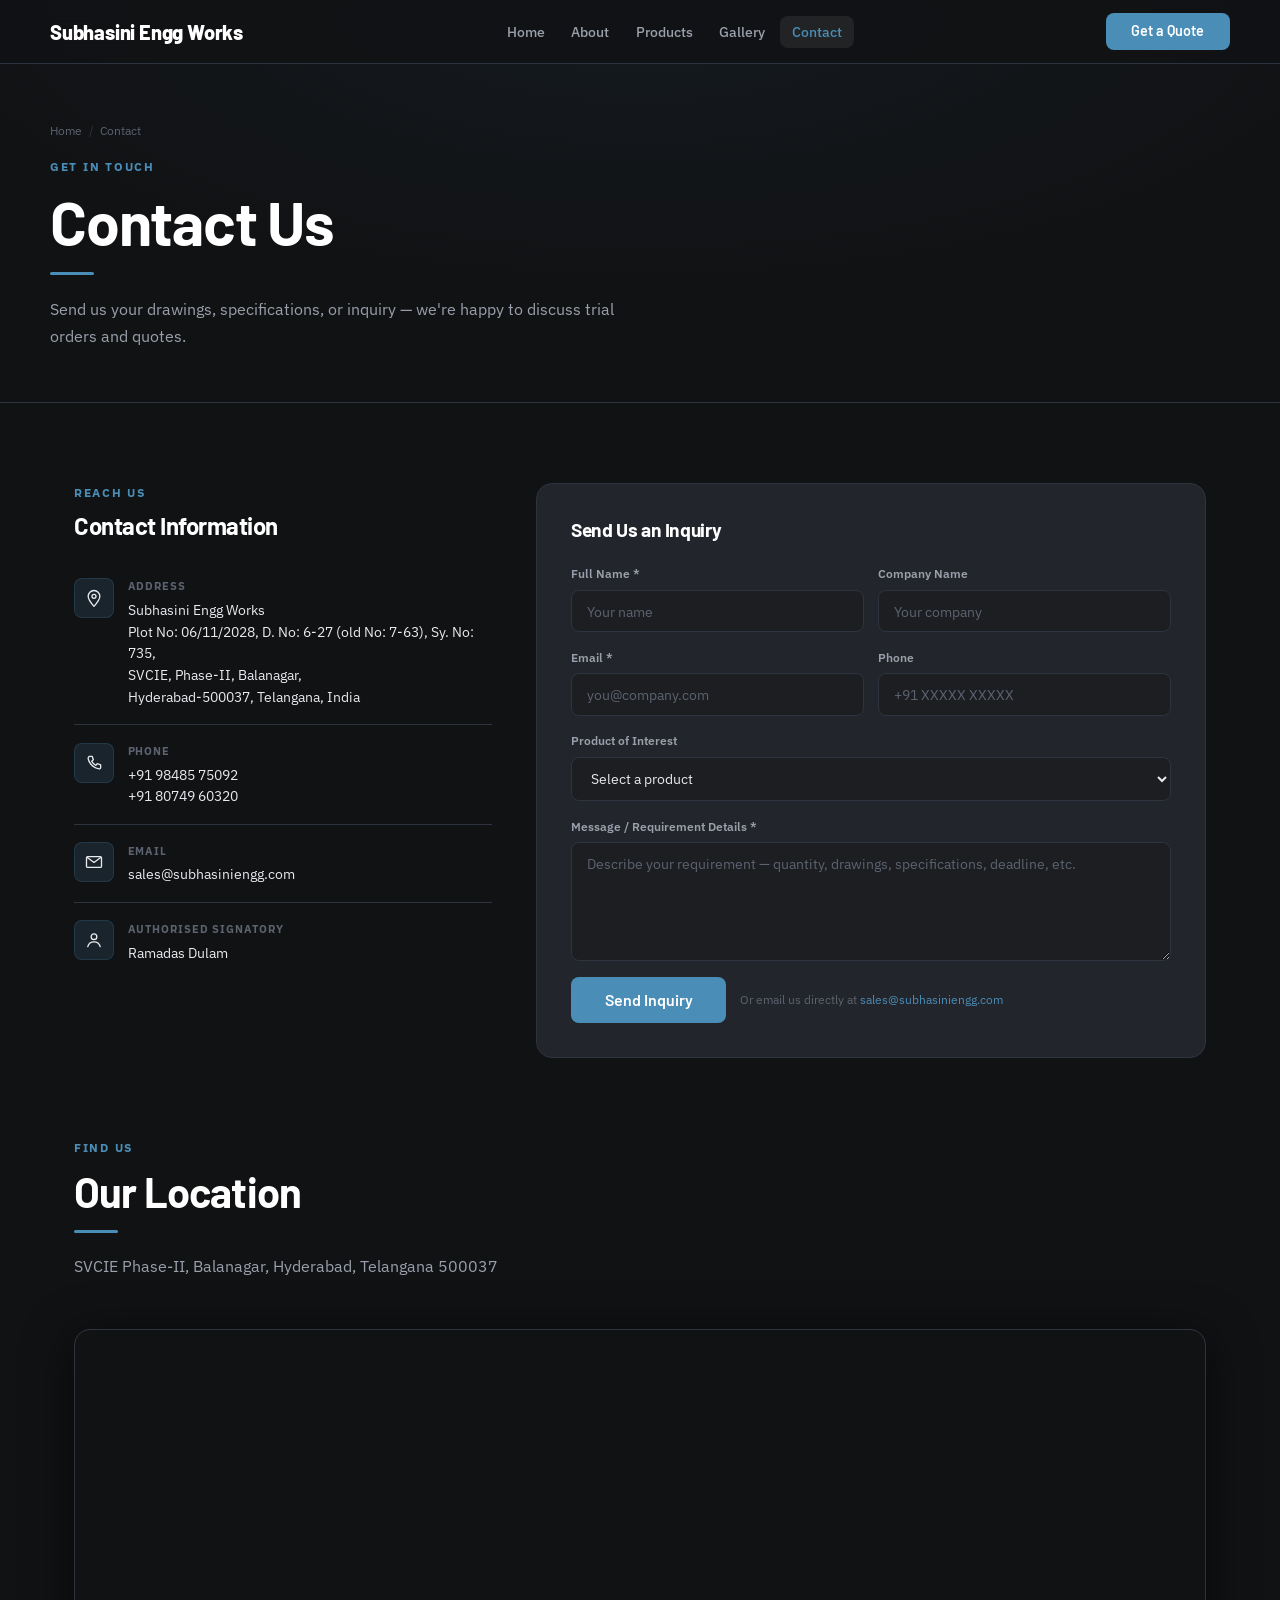
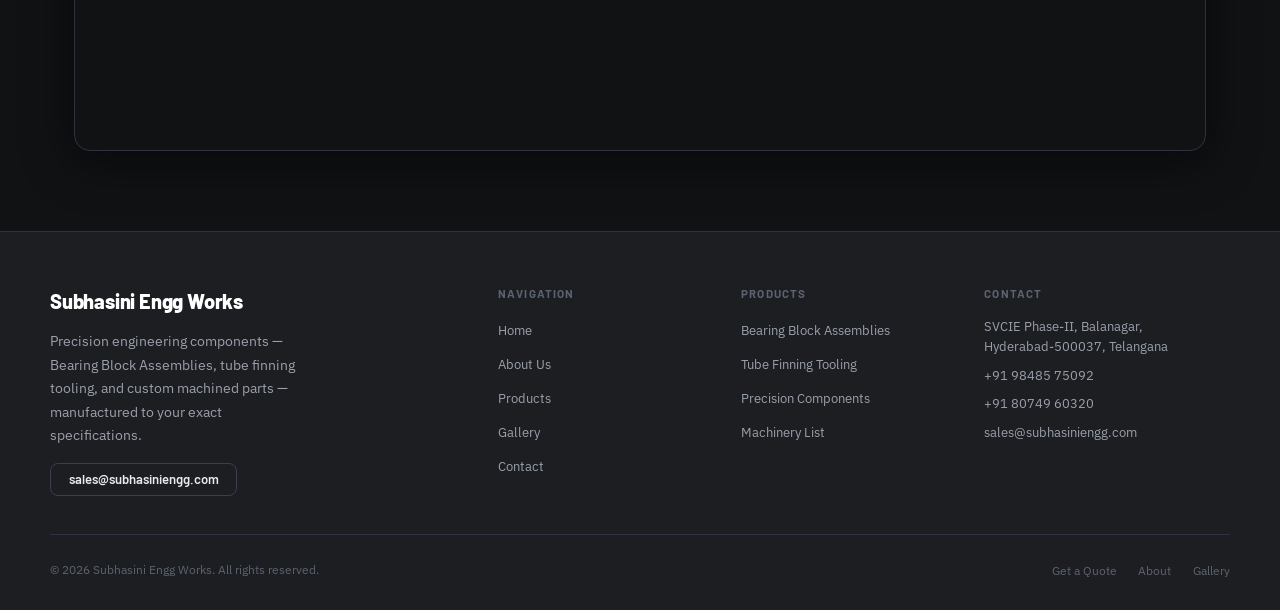
<file: contact.html>
<!DOCTYPE html>
<html lang="en">
<head>
  <meta charset="UTF-8" />
  <meta name="viewport" content="width=device-width, initial-scale=1.0" />
  <title>Contact Us | Subhasini Engg Works</title>
  <meta name="description" content="Contact Subhasini Engg Works, Balanagar, Hyderabad — request a quote, send drawings, or reach us by phone or email." />
  <link rel="preconnect" href="https://fonts.googleapis.com" />
  <link rel="preconnect" href="https://fonts.gstatic.com" crossorigin />
  <link href="https://fonts.googleapis.com/css2?family=Barlow:wght@400;600;700;800;900&family=IBM+Plex+Sans:wght@400;500;600&display=swap" rel="stylesheet" />
  <link rel="stylesheet" href="assets/style.css" />
</head>
<body>

  <nav class="navbar" id="navbar">
    <div class="nav-inner">
      <a href="index.html" class="nav-logo">
        <span class="nav-logo-name">Subhasini Engg Works</span>
      </a>
      <ul class="nav-links">
        <li><a href="index.html">Home</a></li>
        <li><a href="about.html">About</a></li>
        <li><a href="products.html">Products</a></li>
        <li><a href="gallery.html">Gallery</a></li>
        <li><a href="contact.html" class="active">Contact</a></li>
      </ul>
      <div class="nav-cta">
        <a href="contact.html" class="btn btn-primary">Get a Quote</a>
        <button class="hamburger" id="hamburger" aria-label="Toggle menu">
          <span></span><span></span><span></span>
        </button>
      </div>
    </div>
  </nav>
  <div class="mobile-menu" id="mobileMenu">
    <a href="index.html">Home</a>
    <a href="about.html">About</a>
    <a href="products.html">Products</a>
    <a href="gallery.html">Gallery</a>
    <a href="contact.html" class="active">Contact</a>
    <a href="contact.html" class="btn btn-primary">Get a Quote</a>
  </div>

  <!-- PAGE HERO -->
  <section class="page-hero">
    <div class="page-hero-bg"></div>
    <div class="page-hero-inner">
      <div class="breadcrumb">
        <a href="index.html">Home</a>
        <span class="breadcrumb-sep">/</span>
        <span>Contact</span>
      </div>
      <span class="section-label">Get in Touch</span>
      <h1>Contact Us</h1>
      <div class="divider"></div>
      <p class="section-subtitle">Send us your drawings, specifications, or inquiry — we're happy to discuss trial orders and quotes.</p>
    </div>
  </section>

  <!-- CONTACT -->
  <section class="section">
    <div class="container">
      <div class="contact-grid">

        <!-- INFO -->
        <div class="fade-up">
          <span class="section-label">Reach Us</span>
          <h2 style="font-size:1.5rem;margin-bottom:1.2rem">Contact Information</h2>

          <div class="contact-info-item">
            <div class="contact-info-icon"><span class="icon-svg" style="width:20px;height:20px;display:inline-flex;align-items:center;justify-content:center" aria-hidden="true"><svg viewBox="0 0 24 24" fill="none" stroke="currentColor" stroke-width="1.6" stroke-linecap="round" stroke-linejoin="round"><path d="M12 22s7-7.58 7-12a7 7 0 0 0-14 0c0 4.42 7 12 7 12z"/><circle cx="12" cy="10" r="2.4"/></svg></span></div>
            <div>
              <div class="contact-info-label">Address</div>
              <div class="contact-info-value">
                Subhasini Engg Works<br>
                Plot No: 06/11/2028, D. No: 6-27 (old No: 7-63), Sy. No: 735,<br>
                SVCIE, Phase-II, Balanagar,<br>
                Hyderabad-500037, Telangana, India
              </div>
            </div>
          </div>

          <div class="contact-info-item">
            <div class="contact-info-icon"><span class="icon-svg" style="width:20px;height:20px;display:inline-flex;align-items:center;justify-content:center" aria-hidden="true"><svg viewBox="0 0 24 24" fill="none" stroke="currentColor" stroke-width="1.6" stroke-linecap="round" stroke-linejoin="round"><path d="M6.6 4h3.2l1.4 4.2-2 1.6a11 11 0 0 0 5 5l1.6-2 4.2 1.4v3.2c0 1-.9 1.8-1.9 1.7A17 17 0 0 1 5 6.9C4.9 5.9 5.7 4 6.6 4z"/></svg></span></div>
            <div>
              <div class="contact-info-label">Phone</div>
              <div class="contact-info-value">
                <a href="tel:+919848575092">+91 98485 75092</a><br>
                <a href="tel:+918074960320">+91 80749 60320</a>
              </div>
            </div>
          </div>

          <div class="contact-info-item">
            <div class="contact-info-icon"><span class="icon-svg" style="width:20px;height:20px;display:inline-flex;align-items:center;justify-content:center" aria-hidden="true"><svg viewBox="0 0 24 24" fill="none" stroke="currentColor" stroke-width="1.6" stroke-linecap="round" stroke-linejoin="round"><rect x="3" y="5.5" width="18" height="13" rx="1.5"/><path d="M4 6.5l8 6 8-6"/></svg></span></div>
            <div>
              <div class="contact-info-label">Email</div>
              <div class="contact-info-value">
                <a href="#" data-email-user="sales" data-email-domain="subhasiniengg.com" data-email-fill>Email Us</a>
              </div>
            </div>
          </div>

          <div class="contact-info-item">
            <div class="contact-info-icon"><span class="icon-svg" style="width:20px;height:20px;display:inline-flex;align-items:center;justify-content:center" aria-hidden="true"><svg viewBox="0 0 24 24" fill="none" stroke="currentColor" stroke-width="1.6" stroke-linecap="round" stroke-linejoin="round"><circle cx="12" cy="8" r="3.4"/><path d="M4.5 20c1-3.6 4.2-5.8 7.5-5.8s6.5 2.2 7.5 5.8"/></svg></span></div>
            <div>
              <div class="contact-info-label">Authorised Signatory</div>
              <div class="contact-info-value">Ramadas Dulam</div>
            </div>
          </div>
        </div>

        <!-- FORM -->
        <div class="contact-form fade-up fade-up-delay-1">
          <h3 class="form-title">Send Us an Inquiry</h3>
          <form id="contactForm">
            <input type="hidden" name="access_key" value="2c2be6e3-d1a9-495f-8dcf-f7257781a4f3" />
            <input type="hidden" name="subject" value="New website inquiry — Subhasini Engg Works" />
            <input type="checkbox" name="botcheck" style="display:none" tabindex="-1" autocomplete="off" />
            <div class="form-grid">
              <div class="form-group">
                <label class="form-label" for="name">Full Name *</label>
                <input class="form-control" type="text" id="name" name="name" placeholder="Your name" required />
              </div>
              <div class="form-group">
                <label class="form-label" for="company">Company Name</label>
                <input class="form-control" type="text" id="company" name="company" placeholder="Your company" />
              </div>
              <div class="form-group">
                <label class="form-label" for="email">Email *</label>
                <input class="form-control" type="email" id="email" name="email" placeholder="you@company.com" required />
              </div>
              <div class="form-group">
                <label class="form-label" for="phone">Phone</label>
                <input class="form-control" type="tel" id="phone" name="phone" placeholder="+91 XXXXX XXXXX" />
              </div>
              <div class="form-group full">
                <label class="form-label" for="product">Product of Interest</label>
                <select class="form-control" id="product" name="product">
                  <option value="">Select a product</option>
                  <option value="Bearing Block Assemblies">Bearing Block Assemblies (Air Fin Fan Coolers)</option>
                  <option value="Tube Finning Tooling">Tooling for Tube Finning Machines</option>
                  <option value="Precision Components">Custom Precision-Machined Components</option>
                  <option value="Other">Other / Not sure</option>
                </select>
              </div>
              <div class="form-group full">
                <label class="form-label" for="message">Message / Requirement Details *</label>
                <textarea class="form-control" id="message" name="message" rows="5" placeholder="Describe your requirement — quantity, drawings, specifications, deadline, etc." required></textarea>
              </div>
            </div>
            <div class="form-submit">
              <button type="submit" class="btn btn-primary btn-lg" id="submitBtn">Send Inquiry</button>
              <span class="form-note" id="formResult">Or email us directly at <a href="#" data-email-user="sales" data-email-domain="subhasiniengg.com" data-email-fill>Email Us</a></span>
            </div>
          </form>
        </div>
      </div>
    </div>
  </section>

  <!-- MAP -->
  <section class="section" style="padding-top:0">
    <div class="container">
      <div class="section-header fade-up">
        <span class="section-label">Find Us</span>
        <h2 class="section-title">Our Location</h2>
        <div class="divider"></div>
        <p class="section-subtitle">SVCIE Phase-II, Balanagar, Hyderabad, Telangana 500037</p>
      </div>
      <div class="fade-up" style="border-radius:var(--radius-lg);overflow:hidden;border:1px solid var(--border);box-shadow:var(--shadow-lg)">
        <iframe
          src="https://www.google.com/maps?q=SVCIE+Phase+2+Balanagar+Hyderabad+500037&output=embed"
          width="100%"
          height="420"
          style="border:0;filter:grayscale(0.15) invert(0.9) contrast(0.85);display:block"
          allowfullscreen=""
          loading="lazy"
          referrerpolicy="no-referrer-when-downgrade"
          title="Subhasini Engg Works Location Map">
        </iframe>
      </div>
    </div>
  </section>

  <!-- FOOTER -->
  <footer class="footer">
    <div class="footer-inner">
      <div class="footer-top">
        <div class="footer-brand">
          <a href="index.html" class="nav-logo" style="margin-bottom:.2rem">
            <span class="nav-logo-name">Subhasini Engg Works</span>
          </a>
          <p>Precision engineering components — Bearing Block Assemblies, tube finning tooling, and custom machined parts — manufactured to your exact specifications.</p>
          <a href="#" data-email-user="sales" data-email-domain="subhasiniengg.com" data-email-fill class="btn btn-outline" style="font-size:.82rem;padding:.55rem 1.1rem">Email Us</a>
        </div>
        <div>
          <div class="footer-heading">Navigation</div>
          <ul class="footer-links">
            <li><a href="index.html">Home</a></li>
            <li><a href="about.html">About Us</a></li>
            <li><a href="products.html">Products</a></li>
            <li><a href="gallery.html">Gallery</a></li>
            <li><a href="contact.html">Contact</a></li>
          </ul>
        </div>
        <div>
          <div class="footer-heading">Products</div>
          <ul class="footer-links">
            <li><a href="products.html#bearing-blocks">Bearing Block Assemblies</a></li>
            <li><a href="products.html#tube-finning">Tube Finning Tooling</a></li>
            <li><a href="products.html#precision">Precision Components</a></li>
            <li><a href="about.html#machinery">Machinery List</a></li>
          </ul>
        </div>
        <div>
          <div class="footer-heading">Contact</div>
          <div class="footer-contact-item">SVCIE Phase-II, Balanagar,<br>Hyderabad-500037, Telangana</div>
          <div class="footer-contact-item"><a href="tel:+919848575092">+91 98485 75092</a></div>
          <div class="footer-contact-item"><a href="tel:+918074960320">+91 80749 60320</a></div>
          <div class="footer-contact-item"><a href="#" data-email-user="sales" data-email-domain="subhasiniengg.com" data-email-fill>Email Us</a></div>
        </div>
      </div>
      <div class="footer-bottom">
        <div class="footer-copy">&copy; 2026 Subhasini Engg Works. All rights reserved.</div>
        <ul class="footer-bottom-links">
          <li><a href="contact.html">Get a Quote</a></li>
          <li><a href="about.html">About</a></li>
          <li><a href="gallery.html">Gallery</a></li>
        </ul>
      </div>
    </div>
  </footer>

  <script src="assets/script.js"></script>
</body>
</html>
</file>
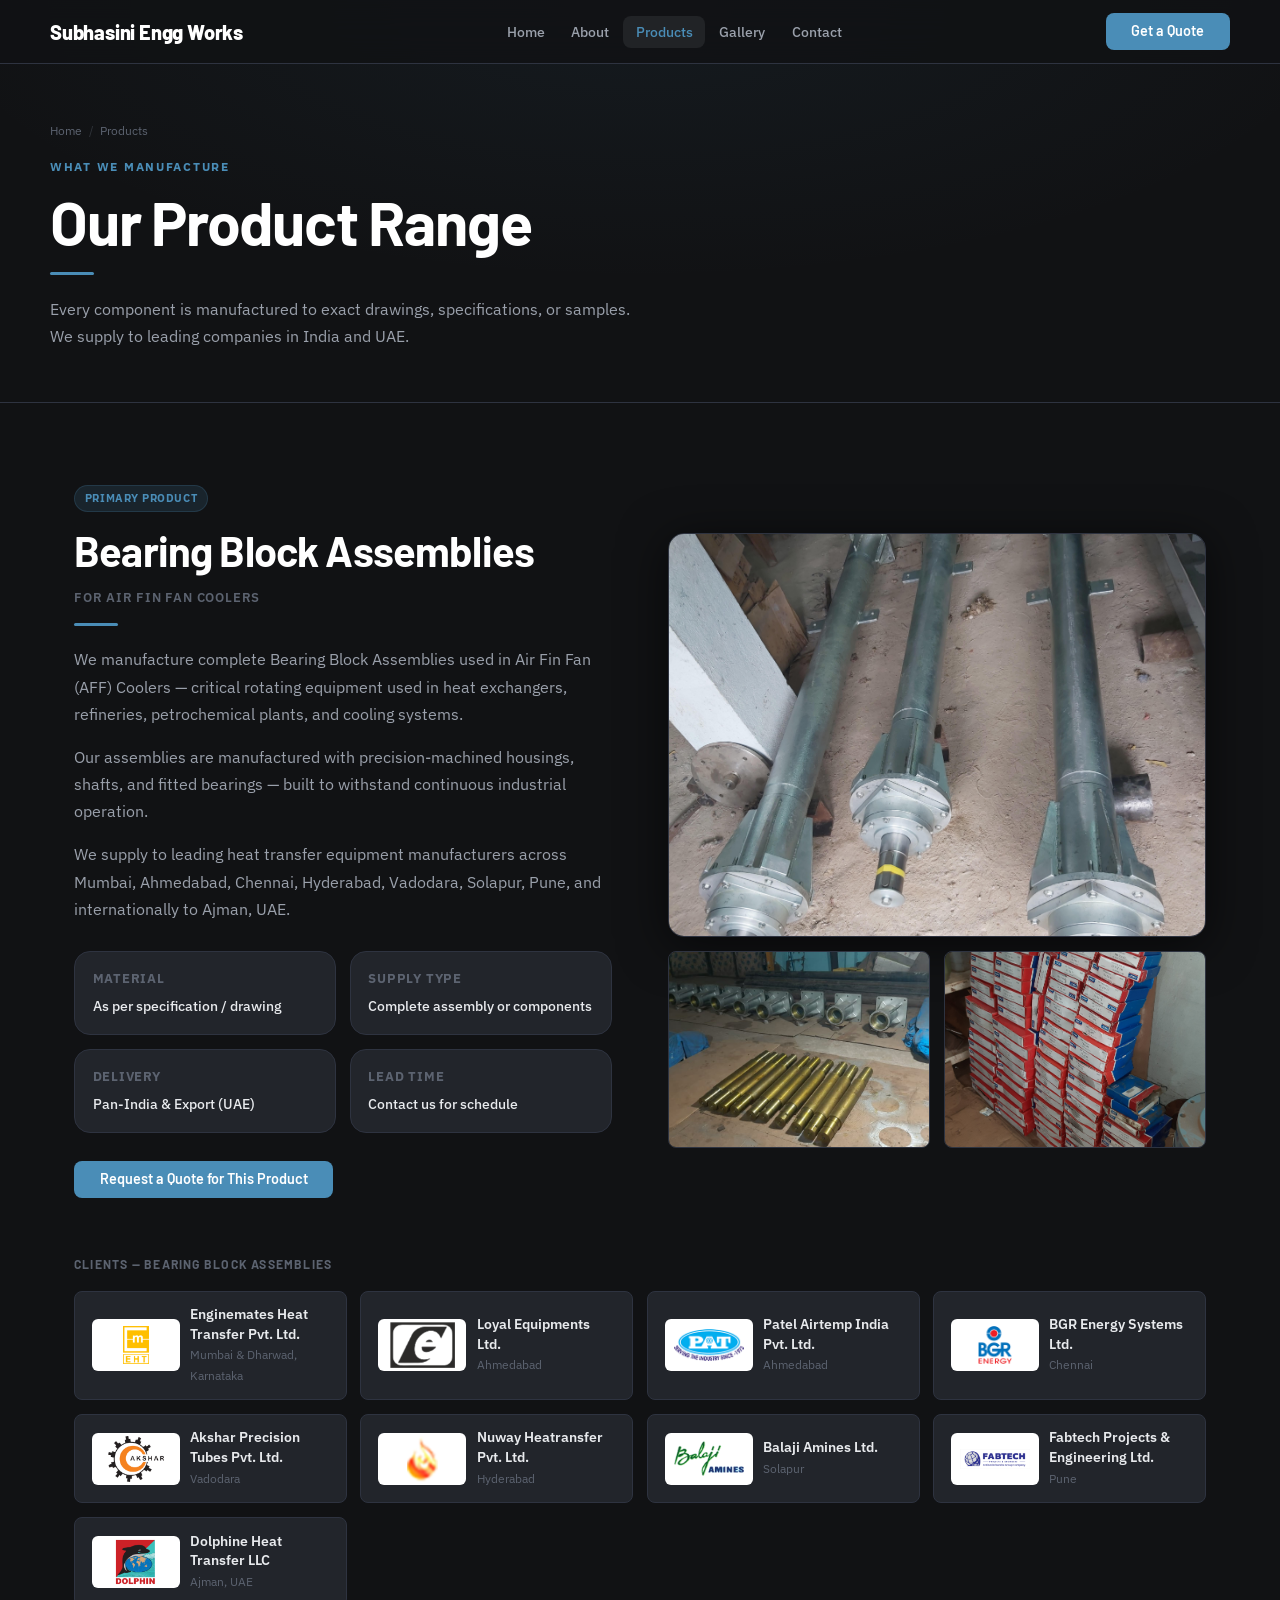
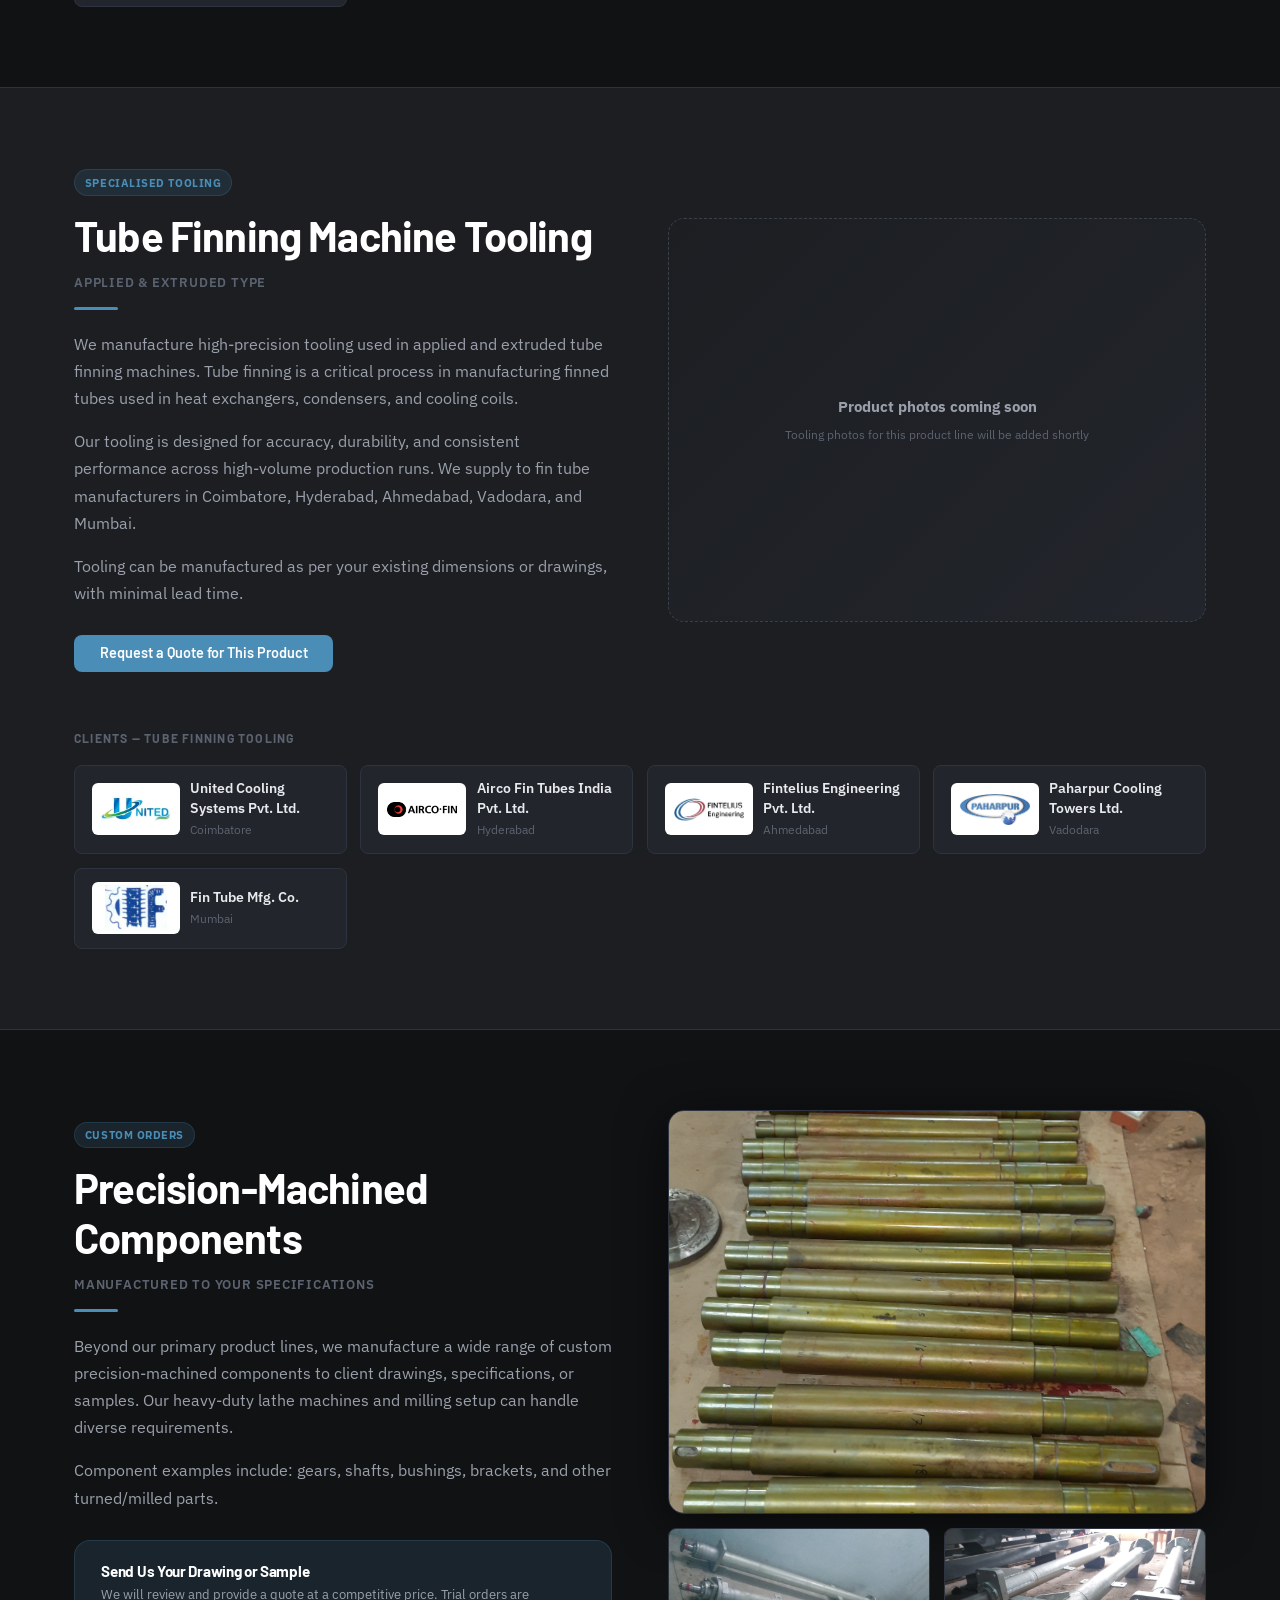
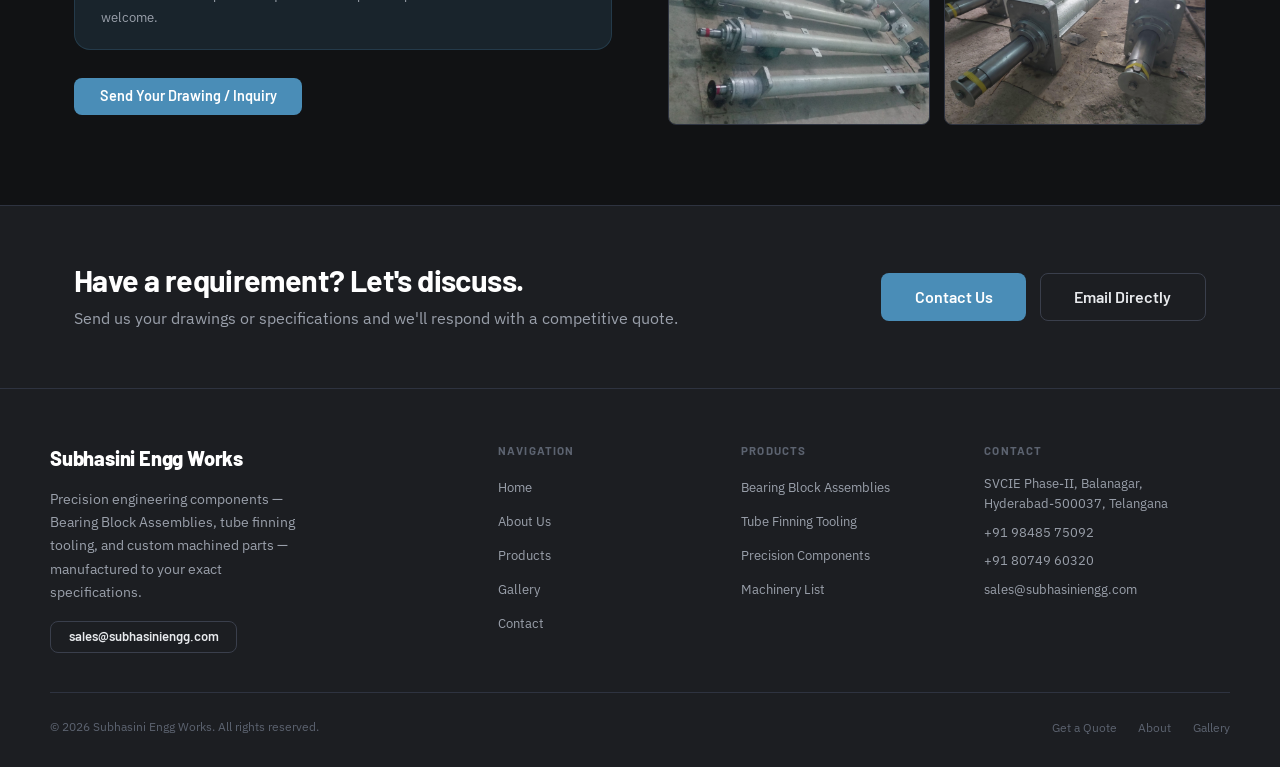
<file: products.html>
<!DOCTYPE html>
<html lang="en">
<head>
  <meta charset="UTF-8" />
  <meta name="viewport" content="width=device-width, initial-scale=1.0" />
  <title>Products | Subhasini Engg Works</title>
  <meta name="description" content="Subhasini Engg Works manufactures Bearing Block Assemblies for Air Fin Fan Coolers, tooling for tube finning machines, and custom precision-machined spare parts." />
  <link rel="preconnect" href="https://fonts.googleapis.com" />
  <link rel="preconnect" href="https://fonts.gstatic.com" crossorigin />
  <link href="https://fonts.googleapis.com/css2?family=Barlow:wght@400;600;700;800;900&family=IBM+Plex+Sans:wght@400;500;600&display=swap" rel="stylesheet" />
  <link rel="stylesheet" href="assets/style.css" />
</head>
<body>

  <nav class="navbar" id="navbar">
    <div class="nav-inner">
      <a href="index.html" class="nav-logo">
        <span class="nav-logo-name">Subhasini Engg Works</span>
      </a>
      <ul class="nav-links">
        <li><a href="index.html">Home</a></li>
        <li><a href="about.html">About</a></li>
        <li><a href="products.html" class="active">Products</a></li>
        <li><a href="gallery.html">Gallery</a></li>
        <li><a href="contact.html">Contact</a></li>
      </ul>
      <div class="nav-cta">
        <a href="contact.html" class="btn btn-primary">Get a Quote</a>
        <button class="hamburger" id="hamburger" aria-label="Toggle menu">
          <span></span><span></span><span></span>
        </button>
      </div>
    </div>
  </nav>
  <div class="mobile-menu" id="mobileMenu">
    <a href="index.html">Home</a>
    <a href="about.html">About</a>
    <a href="products.html" class="active">Products</a>
    <a href="gallery.html">Gallery</a>
    <a href="contact.html">Contact</a>
    <a href="contact.html" class="btn btn-primary">Get a Quote</a>
  </div>

  <!-- PAGE HERO -->
  <section class="page-hero">
    <div class="page-hero-bg"></div>
    <div class="page-hero-inner">
      <div class="breadcrumb">
        <a href="index.html">Home</a>
        <span class="breadcrumb-sep">/</span>
        <span>Products</span>
      </div>
      <span class="section-label">What We Manufacture</span>
      <h1>Our Product Range</h1>
      <div class="divider"></div>
      <p class="section-subtitle">Every component is manufactured to exact drawings, specifications, or samples. We supply to leading companies in India and UAE.</p>
    </div>
  </section>

  <!-- PRODUCT 1: BEARING BLOCKS -->
  <section class="section" id="bearing-blocks">
    <div class="container">
      <div style="display:grid;grid-template-columns:1fr 1fr;gap:3.5rem;align-items:center" class="fade-up">
        <div>
          <span class="product-tag">Primary Product</span>
          <h2 class="section-title" style="margin-top:.3rem">Bearing Block Assemblies</h2>
          <p style="font-size:.82rem;color:var(--text-muted);font-weight:600;text-transform:uppercase;letter-spacing:.06em;margin-bottom:.5rem">For Air Fin Fan Coolers</p>
          <div class="divider"></div>
          <p style="margin-bottom:1rem">We manufacture complete Bearing Block Assemblies used in Air Fin Fan (AFF) Coolers — critical rotating equipment used in heat exchangers, refineries, petrochemical plants, and cooling systems.</p>
          <p style="margin-bottom:1rem">Our assemblies are manufactured with precision-machined housings, shafts, and fitted bearings — built to withstand continuous industrial operation.</p>
          <p style="margin-bottom:1.75rem">We supply to leading heat transfer equipment manufacturers across Mumbai, Ahmedabad, Chennai, Hyderabad, Vadodara, Solapur, Pune, and internationally to Ajman, UAE.</p>
          <div class="features-grid" style="grid-template-columns:1fr 1fr;gap:.85rem;margin-bottom:1.75rem">
            <div class="card" style="padding:1rem 1.1rem">
              <div style="font-size:.8rem;color:var(--text-muted);font-weight:700;text-transform:uppercase;letter-spacing:.06em;margin-bottom:.25rem">Material</div>
              <div style="color:var(--text-primary);font-size:.9rem;font-weight:500">As per specification / drawing</div>
            </div>
            <div class="card" style="padding:1rem 1.1rem">
              <div style="font-size:.8rem;color:var(--text-muted);font-weight:700;text-transform:uppercase;letter-spacing:.06em;margin-bottom:.25rem">Supply Type</div>
              <div style="color:var(--text-primary);font-size:.9rem;font-weight:500">Complete assembly or components</div>
            </div>
            <div class="card" style="padding:1rem 1.1rem">
              <div style="font-size:.8rem;color:var(--text-muted);font-weight:700;text-transform:uppercase;letter-spacing:.06em;margin-bottom:.25rem">Delivery</div>
              <div style="color:var(--text-primary);font-size:.9rem;font-weight:500">Pan-India &amp; Export (UAE)</div>
            </div>
            <div class="card" style="padding:1rem 1.1rem">
              <div style="font-size:.8rem;color:var(--text-muted);font-weight:700;text-transform:uppercase;letter-spacing:.06em;margin-bottom:.25rem">Lead Time</div>
              <div style="color:var(--text-primary);font-size:.9rem;font-weight:500">Contact us for schedule</div>
            </div>
          </div>
          <a href="contact.html" class="btn btn-primary">Request a Quote for This Product</a>
        </div>
        <div style="display:flex;flex-direction:column;gap:.85rem">
          <div style="border-radius:var(--radius-lg);overflow:hidden;border:1px solid var(--border);box-shadow:var(--shadow-lg)">
            <img src="assets/images/110.jpg" alt="Finished Bearing Block Assembly with shaft and gearbox housing" style="width:100%;aspect-ratio:4/3;object-fit:cover" loading="lazy" />
          </div>
          <div style="display:grid;grid-template-columns:1fr 1fr;gap:.85rem">
            <div style="border-radius:var(--radius);overflow:hidden;border:1px solid var(--border)">
              <img src="assets/images/103.jpeg" alt="Bearing block housings and shafts before assembly" style="width:100%;aspect-ratio:4/3;object-fit:cover" loading="lazy" />
            </div>
            <div style="border-radius:var(--radius);overflow:hidden;border:1px solid var(--border)">
              <img src="assets/images/108.jpg" alt="Genuine SKF Explorer bearings used in our assemblies" style="width:100%;aspect-ratio:4/3;object-fit:cover" loading="lazy" />
            </div>
          </div>
        </div>
      </div>

      <!-- Clients for this product -->
      <div style="margin-top:3.5rem" class="fade-up">
        <p style="font-family:var(--font-head);font-size:.76rem;font-weight:700;letter-spacing:.1em;text-transform:uppercase;color:var(--text-muted);margin-bottom:1rem">Clients — Bearing Block Assemblies</p>
        <div class="clients-grid">
          <div class="client-card"><div class="client-logo"><img src="assets/images/clients/enginemates.png" alt="" loading="lazy"></div><div><div class="client-name">Enginemates Heat Transfer Pvt. Ltd.</div><div class="client-city">Mumbai &amp; Dharwad, Karnataka</div></div></div>
          <div class="client-card"><div class="client-logo tight"><img src="assets/images/clients/loyal.png" alt="" loading="lazy"></div><div><div class="client-name">Loyal Equipments Ltd.</div><div class="client-city">Ahmedabad</div></div></div>
          <div class="client-card"><div class="client-logo"><img src="assets/images/clients/patel.png" alt="" loading="lazy"></div><div><div class="client-name">Patel Airtemp India Pvt. Ltd.</div><div class="client-city">Ahmedabad</div></div></div>
          <div class="client-card"><div class="client-logo"><img src="assets/images/clients/bgr.png" alt="" loading="lazy"></div><div><div class="client-name">BGR Energy Systems Ltd.</div><div class="client-city">Chennai</div></div></div>
          <div class="client-card"><div class="client-logo tight"><img src="assets/images/clients/akshar.png" alt="" loading="lazy"></div><div><div class="client-name">Akshar Precision Tubes Pvt. Ltd.</div><div class="client-city">Vadodara</div></div></div>
          <div class="client-card"><div class="client-logo tight"><img src="assets/images/clients/nuway.png" alt="" loading="lazy"></div><div><div class="client-name">Nuway Heatransfer Pvt. Ltd.</div><div class="client-city">Hyderabad</div></div></div>
          <div class="client-card"><div class="client-logo"><img src="assets/images/clients/balaji.png" alt="" loading="lazy"></div><div><div class="client-name">Balaji Amines Ltd.</div><div class="client-city">Solapur</div></div></div>
          <div class="client-card"><div class="client-logo"><img src="assets/images/clients/fabtech.png" alt="" loading="lazy"></div><div><div class="client-name">Fabtech Projects &amp; Engineering Ltd.</div><div class="client-city">Pune</div></div></div>
          <div class="client-card"><div class="client-logo tight"><img src="assets/images/clients/dolphin.png" alt="" loading="lazy"></div><div><div class="client-name">Dolphine Heat Transfer LLC</div><div class="client-city">Ajman, UAE</div></div></div>
        </div>
      </div>
    </div>
  </section>

  <!-- DIVIDER -->
  <div style="border-top:1px solid var(--border)"></div>

  <!-- PRODUCT 2: TUBE FINNING TOOLING -->
  <section class="section" id="tube-finning" style="background:var(--bg-secondary)">
    <div class="container">
      <div style="display:grid;grid-template-columns:1fr 1fr;gap:3.5rem;align-items:center" class="fade-up">
        <div style="display:flex;flex-direction:column;gap:.85rem;order:2">
          <div style="border-radius:var(--radius-lg);border:1.5px dashed var(--border-light);background:linear-gradient(135deg,var(--bg-secondary),var(--bg-card));aspect-ratio:4/3;display:flex;align-items:center;justify-content:center">
            <div style="text-align:center;color:var(--text-muted);padding:2rem">
              <div style="font-size:.92rem;font-weight:700;color:var(--text-secondary)">Product photos coming soon</div>
              <div style="font-size:.78rem;margin-top:.3rem">Tooling photos for this product line will be added shortly</div>
            </div>
          </div>
        </div>
        <div style="order:1">
          <span class="product-tag">Specialised Tooling</span>
          <h2 class="section-title" style="margin-top:.3rem">Tube Finning Machine Tooling</h2>
          <p style="font-size:.82rem;color:var(--text-muted);font-weight:600;text-transform:uppercase;letter-spacing:.06em;margin-bottom:.5rem">Applied &amp; Extruded Type</p>
          <div class="divider"></div>
          <p style="margin-bottom:1rem">We manufacture high-precision tooling used in applied and extruded tube finning machines. Tube finning is a critical process in manufacturing finned tubes used in heat exchangers, condensers, and cooling coils.</p>
          <p style="margin-bottom:1rem">Our tooling is designed for accuracy, durability, and consistent performance across high-volume production runs. We supply to fin tube manufacturers in Coimbatore, Hyderabad, Ahmedabad, Vadodara, and Mumbai.</p>
          <p style="margin-bottom:1.75rem">Tooling can be manufactured as per your existing dimensions or drawings, with minimal lead time.</p>
          <a href="contact.html" class="btn btn-primary">Request a Quote for This Product</a>
        </div>
      </div>

      <div style="margin-top:3.5rem" class="fade-up">
        <p style="font-family:var(--font-head);font-size:.76rem;font-weight:700;letter-spacing:.1em;text-transform:uppercase;color:var(--text-muted);margin-bottom:1rem">Clients — Tube Finning Tooling</p>
        <div class="clients-grid">
          <div class="client-card"><div class="client-logo"><img src="assets/images/clients/united.png" alt="" loading="lazy"></div><div><div class="client-name">United Cooling Systems Pvt. Ltd.</div><div class="client-city">Coimbatore</div></div></div>
          <div class="client-card"><div class="client-logo"><img src="assets/images/clients/airco.png" alt="" loading="lazy"></div><div><div class="client-name">Airco Fin Tubes India Pvt. Ltd.</div><div class="client-city">Hyderabad</div></div></div>
          <div class="client-card"><div class="client-logo"><img src="assets/images/clients/fintelius.png" alt="" loading="lazy"></div><div><div class="client-name">Fintelius Engineering Pvt. Ltd.</div><div class="client-city">Ahmedabad</div></div></div>
          <div class="client-card"><div class="client-logo"><img src="assets/images/clients/paharpur.png" alt="" loading="lazy"></div><div><div class="client-name">Paharpur Cooling Towers Ltd.</div><div class="client-city">Vadodara</div></div></div>
          <div class="client-card"><div class="client-logo tight"><img src="assets/images/clients/fintubemfg.png" alt="" loading="lazy"></div><div><div class="client-name">Fin Tube Mfg. Co.</div><div class="client-city">Mumbai</div></div></div>
        </div>
      </div>
    </div>
  </section>

  <!-- DIVIDER -->
  <div style="border-top:1px solid var(--border)"></div>

  <!-- PRODUCT 3: PRECISION COMPONENTS -->
  <section class="section" id="precision">
    <div class="container">
      <div style="display:grid;grid-template-columns:1fr 1fr;gap:3.5rem;align-items:center" class="fade-up">
        <div>
          <span class="product-tag">Custom Orders</span>
          <h2 class="section-title" style="margin-top:.3rem">Precision-Machined Components</h2>
          <p style="font-size:.82rem;color:var(--text-muted);font-weight:600;text-transform:uppercase;letter-spacing:.06em;margin-bottom:.5rem">Manufactured to Your Specifications</p>
          <div class="divider"></div>
          <p style="margin-bottom:1rem">Beyond our primary product lines, we manufacture a wide range of custom precision-machined components to client drawings, specifications, or samples. Our heavy-duty lathe machines and milling setup can handle diverse requirements.</p>
          <p style="margin-bottom:1.75rem">Component examples include: gears, shafts, bushings, brackets, and other turned/milled parts.</p>
          <div class="highlight-box" style="margin-bottom:1.75rem">
            <div class="highlight-box-text">
              <h4>Send Us Your Drawing or Sample</h4>
              <p>We will review and provide a quote at a competitive price. Trial orders are welcome.</p>
            </div>
          </div>
          <a href="contact.html" class="btn btn-primary">Send Your Drawing / Inquiry</a>
        </div>
        <div style="display:flex;flex-direction:column;gap:.85rem">
          <div style="border-radius:var(--radius-lg);overflow:hidden;border:1px solid var(--border);box-shadow:var(--shadow-lg)">
            <img src="assets/images/106.jpg" alt="Custom-turned precision shafts with dimensional markings for traceability" style="width:100%;aspect-ratio:4/3;object-fit:cover" loading="lazy" />
          </div>
          <div style="display:grid;grid-template-columns:1fr 1fr;gap:.85rem">
            <div style="border-radius:var(--radius);overflow:hidden;border:1px solid var(--border)">
              <img src="assets/images/111.jpg" alt="Machined shaft assemblies with custom finish" style="width:100%;aspect-ratio:4/3;object-fit:cover" loading="lazy" />
            </div>
            <div style="border-radius:var(--radius);overflow:hidden;border:1px solid var(--border)">
              <img src="assets/images/112.jpg" alt="Finished machined shaft and flange assemblies" style="width:100%;aspect-ratio:4/3;object-fit:cover" loading="lazy" />
            </div>
          </div>
        </div>
      </div>
    </div>
  </section>

  <!-- CTA -->
  <section class="section" style="padding:3.5rem 0;background:var(--bg-secondary);border-top:1px solid var(--border)">
    <div class="container">
      <div style="display:flex;align-items:center;justify-content:space-between;flex-wrap:wrap;gap:2rem" class="fade-up">
        <div>
          <h2 style="font-size:clamp(1.4rem,3vw,1.9rem);margin-bottom:.4rem">Have a requirement? Let's discuss.</h2>
          <p>Send us your drawings or specifications and we'll respond with a competitive quote.</p>
        </div>
        <div style="display:flex;gap:.85rem;flex-wrap:wrap">
          <a href="contact.html" class="btn btn-primary btn-lg">Contact Us</a>
          <a href="#" data-email-user="sales" data-email-domain="subhasiniengg.com" class="btn btn-outline btn-lg">Email Directly</a>
        </div>
      </div>
    </div>
  </section>

  <!-- FOOTER -->
  <footer class="footer">
    <div class="footer-inner">
      <div class="footer-top">
        <div class="footer-brand">
          <a href="index.html" class="nav-logo" style="margin-bottom:.2rem">
            <span class="nav-logo-name">Subhasini Engg Works</span>
          </a>
          <p>Precision engineering components — Bearing Block Assemblies, tube finning tooling, and custom machined parts — manufactured to your exact specifications.</p>
          <a href="#" data-email-user="sales" data-email-domain="subhasiniengg.com" data-email-fill class="btn btn-outline" style="font-size:.82rem;padding:.55rem 1.1rem">Email Us</a>
        </div>
        <div>
          <div class="footer-heading">Navigation</div>
          <ul class="footer-links">
            <li><a href="index.html">Home</a></li>
            <li><a href="about.html">About Us</a></li>
            <li><a href="products.html">Products</a></li>
            <li><a href="gallery.html">Gallery</a></li>
            <li><a href="contact.html">Contact</a></li>
          </ul>
        </div>
        <div>
          <div class="footer-heading">Products</div>
          <ul class="footer-links">
            <li><a href="#bearing-blocks">Bearing Block Assemblies</a></li>
            <li><a href="#tube-finning">Tube Finning Tooling</a></li>
            <li><a href="#precision">Precision Components</a></li>
            <li><a href="about.html#machinery">Machinery List</a></li>
          </ul>
        </div>
        <div>
          <div class="footer-heading">Contact</div>
          <div class="footer-contact-item">SVCIE Phase-II, Balanagar,<br>Hyderabad-500037, Telangana</div>
          <div class="footer-contact-item"><a href="tel:+919848575092">+91 98485 75092</a></div>
          <div class="footer-contact-item"><a href="tel:+918074960320">+91 80749 60320</a></div>
          <div class="footer-contact-item"><a href="#" data-email-user="sales" data-email-domain="subhasiniengg.com" data-email-fill>Email Us</a></div>
        </div>
      </div>
      <div class="footer-bottom">
        <div class="footer-copy">&copy; 2026 Subhasini Engg Works. All rights reserved.</div>
        <ul class="footer-bottom-links">
          <li><a href="contact.html">Get a Quote</a></li>
          <li><a href="about.html">About</a></li>
          <li><a href="gallery.html">Gallery</a></li>
        </ul>
      </div>
    </div>
  </footer>

  <script src="assets/script.js"></script>
</body>
</html>
</file>
<file: assets/style.css>
/* ============================================
   SUBHASINI ENGG WORKS — Industrial Dark Theme
   ============================================ */
:root {
  --bg-primary:    #111214;
  --bg-secondary:  #1c1e22;
  --bg-card:       #22252b;
  --bg-card-hover: #2a2e36;
  --accent:        #4a8db7;
  --accent-light:  #5ba3d0;
  --accent-glow:   rgba(74, 141, 183, 0.15);
  --text-primary:  #e8eaed;
  --text-secondary:#9aa0ab;
  --text-muted:    #5c6370;
  --border:        #2e3340;
  --border-light:  #3a3f4c;
  --white:         #ffffff;
  --success:       #4ab87a;
  --font-head:     'Barlow', sans-serif;
  --font-body:     'IBM Plex Sans', sans-serif;
  --radius:        8px;
  --radius-lg:     16px;
  --shadow:        0 4px 24px rgba(0,0,0,.4);
  --shadow-lg:     0 8px 48px rgba(0,0,0,.6);
}
*,*::before,*::after{box-sizing:border-box;margin:0;padding:0}
html{scroll-behavior:smooth}
body{font-family:var(--font-body);background:var(--bg-primary);color:var(--text-primary);line-height:1.7;-webkit-font-smoothing:antialiased}
img{max-width:100%;height:auto;display:block}
a{color:var(--accent);text-decoration:none;transition:color .2s}
a:hover{color:var(--accent-light)}
h1,h2,h3,h4,h5{font-family:var(--font-head);font-weight:700;line-height:1.2;letter-spacing:-.02em;color:var(--white)}
h1{font-size:clamp(2.2rem,5vw,3.8rem)}
h2{font-size:clamp(1.7rem,3.5vw,2.6rem)}
h3{font-size:clamp(1.1rem,2.5vw,1.45rem)}
h4{font-size:1.02rem}
p{color:var(--text-secondary)}

.section-label{font-size:.72rem;font-weight:700;letter-spacing:.15em;text-transform:uppercase;color:var(--accent);display:block;margin-bottom:.6rem}
.section-title{margin-bottom:.7rem}
.section-subtitle{font-size:1rem;color:var(--text-secondary);max-width:600px}
.container{width:100%;max-width:1180px;margin:0 auto;padding:0 1.5rem}
.section{padding:5rem 0}
.section-header{margin-bottom:3rem}
.text-center{text-align:center}
.text-center .section-subtitle{margin:0 auto}

/* Buttons */
.btn{display:inline-flex;align-items:center;gap:.5rem;padding:.7rem 1.6rem;border-radius:var(--radius);font-family:var(--font-head);font-size:.9rem;font-weight:600;cursor:pointer;transition:all .2s;border:none;line-height:1}
.btn-primary{background:var(--accent);color:#fff}
.btn-primary:hover{background:var(--accent-light);color:#fff;transform:translateY(-2px);box-shadow:0 6px 20px rgba(74,141,183,.35)}
.btn-outline{background:transparent;color:var(--text-primary);border:1.5px solid var(--border-light)}
.btn-outline:hover{border-color:var(--accent);color:var(--accent);transform:translateY(-2px)}
.btn-lg{padding:.95rem 2.1rem;font-size:1rem}
.divider{width:44px;height:3px;background:var(--accent);border-radius:99px;margin:.8rem 0 1.3rem}
.text-center .divider{margin:.8rem auto 1.3rem}

/* ---- NAV ---- */
.navbar{position:fixed;top:0;left:0;right:0;z-index:1000;padding:0 1.5rem;height:64px;display:flex;align-items:center;background:rgba(17,18,20,.85);backdrop-filter:blur(16px);-webkit-backdrop-filter:blur(16px);border-bottom:1px solid var(--border);transition:background .3s}
.navbar.scrolled{background:rgba(17,18,20,.98);box-shadow:var(--shadow)}
.nav-inner{max-width:1180px;margin:0 auto;width:100%;display:flex;align-items:center;justify-content:space-between}
.nav-logo{display:flex;align-items:center;gap:.65rem;text-decoration:none}
.nav-logo-icon{width:35px;height:35px;background:var(--accent);border-radius:7px;display:flex;align-items:center;justify-content:center;font-family:var(--font-head);font-weight:900;font-size:1rem;color:#fff;flex-shrink:0}
.nav-logo-text{display:flex;flex-direction:column;line-height:1.1}
.nav-logo-name{font-family:var(--font-head);font-weight:800;font-size:1.25rem;color:var(--white);letter-spacing:-.01em}
.nav-logo-sub{font-size:.62rem;color:var(--text-muted);letter-spacing:.08em;text-transform:uppercase}
.nav-links{display:flex;align-items:center;gap:.1rem;list-style:none}
.nav-links a{padding:.42rem .78rem;font-size:.86rem;font-weight:500;color:var(--text-secondary);border-radius:var(--radius);transition:all .2s}
.nav-links a:hover,.nav-links a.active{color:var(--white);background:rgba(255,255,255,.07)}
.nav-links a.active{color:var(--accent)}
.nav-cta{display:flex;align-items:center;gap:.7rem}
.hamburger{display:none;background:none;border:none;cursor:pointer;padding:.35rem;flex-direction:column;gap:5px}
.hamburger span{display:block;width:22px;height:2px;background:var(--text-primary);border-radius:99px;transition:all .3s}
.hamburger.open span:nth-child(1){transform:rotate(45deg) translate(5px,5px)}
.hamburger.open span:nth-child(2){opacity:0}
.hamburger.open span:nth-child(3){transform:rotate(-45deg) translate(5px,-5px)}
.mobile-menu{display:none;position:fixed;top:64px;left:0;right:0;background:var(--bg-secondary);border-bottom:1px solid var(--border);padding:1rem 1.5rem 1.5rem;z-index:999;flex-direction:column;gap:.18rem}
.mobile-menu.open{display:flex}
.mobile-menu a{padding:.68rem 1rem;border-radius:var(--radius);color:var(--text-secondary);font-weight:500;transition:all .2s}
.mobile-menu a:hover,.mobile-menu a.active{background:var(--bg-card);color:var(--accent)}
.mobile-menu .btn{margin-top:.5rem;justify-content:center}

/* ---- HERO ---- */
.hero{min-height:100vh;display:flex;align-items:center;position:relative;overflow:hidden;padding:5rem 1.5rem 3rem}
.hero-bg{position:absolute;inset:0;background:radial-gradient(ellipse 80% 60% at 70% 50%,rgba(74,141,183,.08) 0%,transparent 70%),radial-gradient(ellipse 50% 80% at 10% 80%,rgba(74,141,183,.04) 0%,transparent 60%);pointer-events:none}
.hero-grid-overlay{position:absolute;inset:0;background-image:linear-gradient(rgba(74,141,183,.04) 1px,transparent 1px),linear-gradient(90deg,rgba(74,141,183,.04) 1px,transparent 1px);background-size:56px 56px;pointer-events:none;mask-image:radial-gradient(ellipse 100% 100% at center,black 30%,transparent 100%);-webkit-mask-image:radial-gradient(ellipse 100% 100% at center,black 30%,transparent 100%)}
.hero-inner{max-width:1180px;margin:0 auto;width:100%;display:grid;grid-template-columns:1fr 1fr;gap:4rem;align-items:center}
.hero-badge{display:inline-flex;align-items:center;padding:.4rem .9rem .4rem .8rem;background:var(--accent-glow);border:1px solid rgba(74,141,183,.3);border-left:3px solid var(--accent);border-radius:3px;font-size:.72rem;font-weight:700;color:var(--accent);margin-bottom:1.1rem;letter-spacing:.08em;text-transform:uppercase}
.hero-title{margin-bottom:1.1rem}
.hero-title .highlight{color:var(--accent)}
.hero-desc{font-size:1.02rem;line-height:1.8;margin-bottom:1.75rem;max-width:490px}
.hero-actions{display:flex;flex-wrap:wrap;gap:.8rem;margin-bottom:2.75rem}
.hero-stats{display:flex;gap:2.25rem}
.stat-value{font-family:var(--font-head);font-size:1.85rem;font-weight:800;color:var(--white);line-height:1}
.stat-label{font-size:.73rem;color:var(--text-muted);text-transform:uppercase;letter-spacing:.06em;margin-top:.18rem}
.hero-visual{position:relative;display:flex;flex-direction:column;gap:.8rem}
.hero-img-main{border-radius:var(--radius-lg);overflow:hidden;height:min(62vh,560px);background:var(--bg-card);border:1px solid var(--border);box-shadow:var(--shadow-lg)}
.hero-img-main img{width:100%;height:100%;object-fit:contain}
.hero-img-thumb img{width:100%;height:100%;object-fit:cover}
.hero-img-grid{display:grid;grid-template-columns:1fr 1fr;gap:.8rem}
.hero-img-thumb{border-radius:var(--radius);overflow:hidden;aspect-ratio:4/3;border:1px solid var(--border)}

/* ---- TICKER ---- */
.clients-bar{background:var(--bg-secondary);border-top:1px solid var(--border);border-bottom:1px solid var(--border);padding:1.3rem 0;overflow:hidden}
.clients-bar-label{text-align:center;font-size:.7rem;letter-spacing:.12em;text-transform:uppercase;color:var(--text-muted);margin-bottom:.8rem}
.ticker-wrap{overflow:hidden}
.ticker{display:flex;gap:3rem;animation:ticker-scroll 32s linear infinite;width:max-content}
.ticker:hover{animation-play-state:paused}
@keyframes ticker-scroll{from{transform:translateX(0)}to{transform:translateX(-50%)}}
.ticker-item{display:flex;align-items:center;gap:.52rem;white-space:nowrap;font-size:.83rem;font-weight:600;color:var(--text-secondary);font-family:var(--font-head)}
.ticker-item::before{content:'';width:5px;height:5px;background:var(--accent);border-radius:50%;flex-shrink:0}

/* ---- CARDS ---- */
.features-grid{display:grid;grid-template-columns:repeat(auto-fit,minmax(235px,1fr));gap:1.2rem}
.card{background:var(--bg-card);border:1px solid var(--border);border-radius:var(--radius-lg);padding:1.65rem;transition:all .25s}
.card:hover{background:var(--bg-card-hover);border-color:var(--border-light);transform:translateY(-3px);box-shadow:var(--shadow)}
.card h3{margin-bottom:.5rem;font-size:1.02rem}
.card p{font-size:.88rem}

/* ---- PRODUCTS ---- */
.products-grid{display:grid;grid-template-columns:repeat(auto-fit,minmax(295px,1fr));gap:1.4rem}
.product-card{background:var(--bg-card);border:1px solid var(--border);border-radius:var(--radius-lg);overflow:hidden;transition:all .25s}
.product-card:hover{transform:translateY(-4px);box-shadow:var(--shadow-lg);border-color:rgba(74,141,183,.35)}
.product-card-img{aspect-ratio:16/9;overflow:hidden;background:var(--bg-secondary)}
.product-card-img img{width:100%;height:100%;object-fit:cover;transition:transform .4s}
.product-card:hover .product-card-img img{transform:scale(1.05)}
.product-card-body{padding:1.35rem}
.product-card-body h3{margin-bottom:.38rem;font-size:1.05rem}
.product-card-body p{font-size:.87rem}
.product-tag{display:inline-block;padding:.2rem .62rem;background:var(--accent-glow);border:1px solid rgba(74,141,183,.2);border-radius:99px;font-size:.68rem;font-weight:700;color:var(--accent);letter-spacing:.05em;text-transform:uppercase;margin-bottom:.6rem}

/* ---- TABLE ---- */
.table-wrap{overflow-x:auto;border-radius:var(--radius-lg);border:1px solid var(--border)}
table{width:100%;border-collapse:collapse;font-size:.87rem}
thead{background:var(--bg-card)}
thead th{padding:.85rem 1.15rem;text-align:left;font-family:var(--font-head);font-size:.72rem;font-weight:700;letter-spacing:.08em;text-transform:uppercase;color:var(--text-muted);border-bottom:1px solid var(--border);white-space:nowrap}
tbody tr{border-bottom:1px solid var(--border);transition:background .15s}
tbody tr:last-child{border-bottom:none}
tbody tr:hover{background:var(--bg-card)}
tbody td{padding:.78rem 1.15rem;color:var(--text-secondary);vertical-align:middle}
tbody td:first-child{color:var(--text-muted);font-size:.74rem;font-weight:700}
tbody td:nth-child(2){color:var(--text-primary);font-weight:500}
.badge{display:inline-block;padding:.17rem .58rem;border-radius:99px;font-size:.68rem;font-weight:700}
.badge-blue{background:var(--accent-glow);color:var(--accent);border:1px solid rgba(74,141,183,.2)}
.badge-green{background:rgba(74,184,122,.1);color:var(--success);border:1px solid rgba(74,184,122,.2)}

/* ---- GALLERY ---- */
.gallery-grid{display:grid;grid-template-columns:repeat(4,1fr);gap:.8rem}
.gallery-item{position:relative;overflow:hidden;border-radius:var(--radius);border:1px solid var(--border);cursor:pointer;background:var(--bg-card)}
.gallery-item.tall{grid-row:span 2}
.gallery-item.wide{grid-column:span 2}
.gallery-item img{width:100%;height:100%;object-fit:cover;min-height:175px;transition:transform .4s}
.gallery-item:hover img{transform:scale(1.06)}
.gallery-overlay{position:absolute;inset:0;background:rgba(17,18,20,.55);opacity:0;transition:opacity .3s;display:flex;align-items:center;justify-content:center;font-size:1.55rem}
.gallery-item:hover .gallery-overlay{opacity:1}
.lightbox{display:none;position:fixed;inset:0;z-index:9000;background:rgba(0,0,0,.92);align-items:center;justify-content:center;padding:2rem}
.lightbox.open{display:flex}
.lightbox img{max-width:90vw;max-height:86vh;object-fit:contain;border-radius:var(--radius);box-shadow:var(--shadow-lg)}
.lightbox-close,.lightbox-prev,.lightbox-next{position:fixed;background:var(--bg-card);border:1px solid var(--border);color:var(--text-primary);width:44px;height:44px;border-radius:50%;display:flex;align-items:center;justify-content:center;cursor:pointer;font-size:1.1rem;transition:all .2s;z-index:9001}
.lightbox-close{top:1.5rem;right:1.5rem}
.lightbox-prev{top:50%;left:1.5rem;transform:translateY(-50%)}
.lightbox-next{top:50%;right:1.5rem;transform:translateY(-50%)}
.lightbox-close:hover,.lightbox-prev:hover,.lightbox-next:hover{background:var(--accent);border-color:var(--accent);color:#fff}

/* ---- CONTACT ---- */
.contact-grid{display:grid;grid-template-columns:1fr 1.6fr;gap:2.75rem;align-items:start}
.contact-info-item{display:flex;gap:.85rem;padding:1.05rem 0;border-bottom:1px solid var(--border)}
.contact-info-item:last-child{border-bottom:none}
.contact-info-icon{width:40px;height:40px;background:var(--accent-glow);border:1px solid rgba(74,141,183,.2);border-radius:var(--radius);display:flex;align-items:center;justify-content:center;font-size:.95rem;flex-shrink:0;margin-top:.05rem}
.contact-info-label{font-size:.7rem;letter-spacing:.08em;text-transform:uppercase;color:var(--text-muted);font-weight:700;margin-bottom:.18rem}
.contact-info-value{color:var(--text-primary);font-size:.9rem;line-height:1.5}
.contact-info-value a{color:var(--text-primary)}
.contact-info-value a:hover{color:var(--accent)}
.contact-form{background:var(--bg-card);border:1px solid var(--border);border-radius:var(--radius-lg);padding:2.1rem}
.form-title{font-size:1.2rem;margin-bottom:1.4rem}
.form-grid{display:grid;grid-template-columns:1fr 1fr;gap:.9rem}
.form-group{display:flex;flex-direction:column;gap:.32rem}
.form-group.full{grid-column:1/-1}
.form-label{font-size:.78rem;font-weight:600;color:var(--text-secondary)}
.form-control{padding:.68rem .92rem;background:var(--bg-secondary);border:1.5px solid var(--border);border-radius:var(--radius);color:var(--text-primary);font-size:.9rem;font-family:var(--font-body);transition:border-color .2s;outline:none;resize:vertical}
.form-control::placeholder{color:var(--text-muted)}
.form-control:focus{border-color:var(--accent)}
.form-submit{margin-top:1rem;display:flex;align-items:center;gap:.85rem;flex-wrap:wrap}
.form-note{font-size:.78rem;color:var(--text-muted)}

/* ---- HIGHLIGHT BOX ---- */
.highlight-box{background:var(--accent-glow);border:1px solid rgba(74,141,183,.22);border-radius:var(--radius-lg);padding:1.3rem 1.65rem;display:flex;align-items:center;gap:1rem}
.highlight-box-icon{font-size:1.8rem;flex-shrink:0}
.highlight-box-text h4{margin-bottom:.18rem;font-size:.95rem}
.highlight-box-text p{font-size:.84rem}

/* ---- CLIENTS ---- */
.clients-grid{display:grid;grid-template-columns:repeat(auto-fill,minmax(225px,1fr));gap:.85rem}
.client-card{background:var(--bg-card);border:1px solid var(--border);border-radius:var(--radius);padding:.85rem 1.05rem;display:flex;align-items:center;gap:.65rem;transition:all .2s}
.client-card:hover{border-color:rgba(74,141,183,.3);background:var(--bg-card-hover)}
.client-logo{width:88px;height:52px;background:#fff;border-radius:6px;padding:7px 9px;display:flex;align-items:center;justify-content:center;flex-shrink:0}
.client-logo.tight{padding:3px}
.client-logo img{max-width:100%;max-height:100%;object-fit:contain}
.client-dot{width:7px;height:7px;background:var(--accent);border-radius:50%;flex-shrink:0}
.client-name{font-size:.87rem;font-weight:600;color:var(--text-primary);line-height:1.4}
.client-city{font-size:.74rem;color:var(--text-muted);margin-top:.08rem}

/* ---- MANPOWER ---- */
.manpower-grid{display:grid;grid-template-columns:repeat(auto-fit,minmax(148px,1fr));gap:.95rem}
.manpower-card{background:var(--bg-card);border:1px solid var(--border);border-radius:var(--radius-lg);padding:1.3rem;text-align:center}
.manpower-card .count{font-family:var(--font-head);font-size:2.3rem;font-weight:900;color:var(--accent);line-height:1}
.manpower-card .role{font-size:.8rem;color:var(--text-secondary);margin-top:.28rem}

/* ---- PAGE HERO ---- */
.page-hero{padding:7.5rem 1.5rem 3.25rem;position:relative;overflow:hidden;border-bottom:1px solid var(--border)}
.page-hero-bg{position:absolute;inset:0;background:radial-gradient(ellipse 80% 100% at 50% 0%,rgba(74,141,183,.07) 0%,transparent 70%);pointer-events:none}
.page-hero-inner{max-width:1180px;margin:0 auto;position:relative}
.breadcrumb{display:flex;align-items:center;gap:.42rem;margin-bottom:1rem;font-size:.78rem;color:var(--text-muted)}
.breadcrumb a{color:var(--text-muted)}
.breadcrumb a:hover{color:var(--accent)}
.breadcrumb-sep{opacity:.4}

/* ---- FOOTER ---- */
.footer{background:var(--bg-secondary);border-top:1px solid var(--border);padding:3.25rem 1.5rem 1.65rem}
.footer-inner{max-width:1180px;margin:0 auto}
.footer-top{display:grid;grid-template-columns:2fr 1fr 1fr 1.2fr;gap:2.4rem;margin-bottom:2.4rem}
.footer-brand p{font-size:.86rem;margin:.8rem 0 1rem;max-width:265px}
.footer-heading{font-family:var(--font-head);font-size:.72rem;font-weight:700;letter-spacing:.1em;text-transform:uppercase;color:var(--text-muted);margin-bottom:.8rem}
.footer-links{list-style:none;display:flex;flex-direction:column;gap:.42rem}
.footer-links a{font-size:.84rem;color:var(--text-secondary);transition:color .2s}
.footer-links a:hover{color:var(--accent)}
.footer-contact-item{display:flex;gap:.48rem;font-size:.84rem;color:var(--text-secondary);margin-bottom:.52rem;line-height:1.5}
.footer-contact-item a{color:var(--text-secondary)}
.footer-contact-item a:hover{color:var(--accent)}
.footer-bottom{border-top:1px solid var(--border);padding-top:1.3rem;display:flex;justify-content:space-between;align-items:center;flex-wrap:wrap;gap:.8rem}
.footer-copy{font-size:.78rem;color:var(--text-muted)}
.footer-bottom-links{display:flex;gap:1.35rem;list-style:none}
.footer-bottom-links a{font-size:.78rem;color:var(--text-muted)}
.footer-bottom-links a:hover{color:var(--accent)}

/* ---- ANIMATIONS ---- */
.fade-up{opacity:0;transform:translateY(22px);transition:opacity .6s ease,transform .6s ease}
.fade-up.visible{opacity:1;transform:translateY(0)}
.fade-up-delay-1{transition-delay:.1s}
.fade-up-delay-2{transition-delay:.2s}
.fade-up-delay-3{transition-delay:.3s}
.fade-up-delay-4{transition-delay:.4s}

/* ---- RESPONSIVE ---- */
@media(max-width:1024px){
  .footer-top{grid-template-columns:1fr 1fr;gap:1.9rem}
  .footer-brand{grid-column:1/-1}
  .gallery-grid{grid-template-columns:repeat(3,1fr)}
  .gallery-item.wide{grid-column:span 1}
}
@media(max-width:768px){
  .nav-links,.nav-cta .btn{display:none}
  .hamburger{display:flex}
  .hero-inner{grid-template-columns:1fr;gap:2rem;text-align:center}
  .hero-actions{justify-content:center}
  .hero-stats{justify-content:center}
  .hero-desc{margin-left:auto;margin-right:auto}
  .hero-img-grid{display:none}
  .contact-grid{grid-template-columns:1fr}
  .form-grid{grid-template-columns:1fr}
  .gallery-grid{grid-template-columns:repeat(2,1fr)}
  .gallery-item.tall{grid-row:span 1}
  .footer-top{grid-template-columns:1fr;gap:1.65rem}
  .footer-bottom{flex-direction:column;text-align:center}
  .section{padding:3.25rem 0}
}
@media(max-width:480px){
  .hero-stats{gap:1.2rem;flex-wrap:wrap}
  .hero-img-main{height:420px}
  .gallery-grid{grid-template-columns:1fr 1fr}
}
</file>
